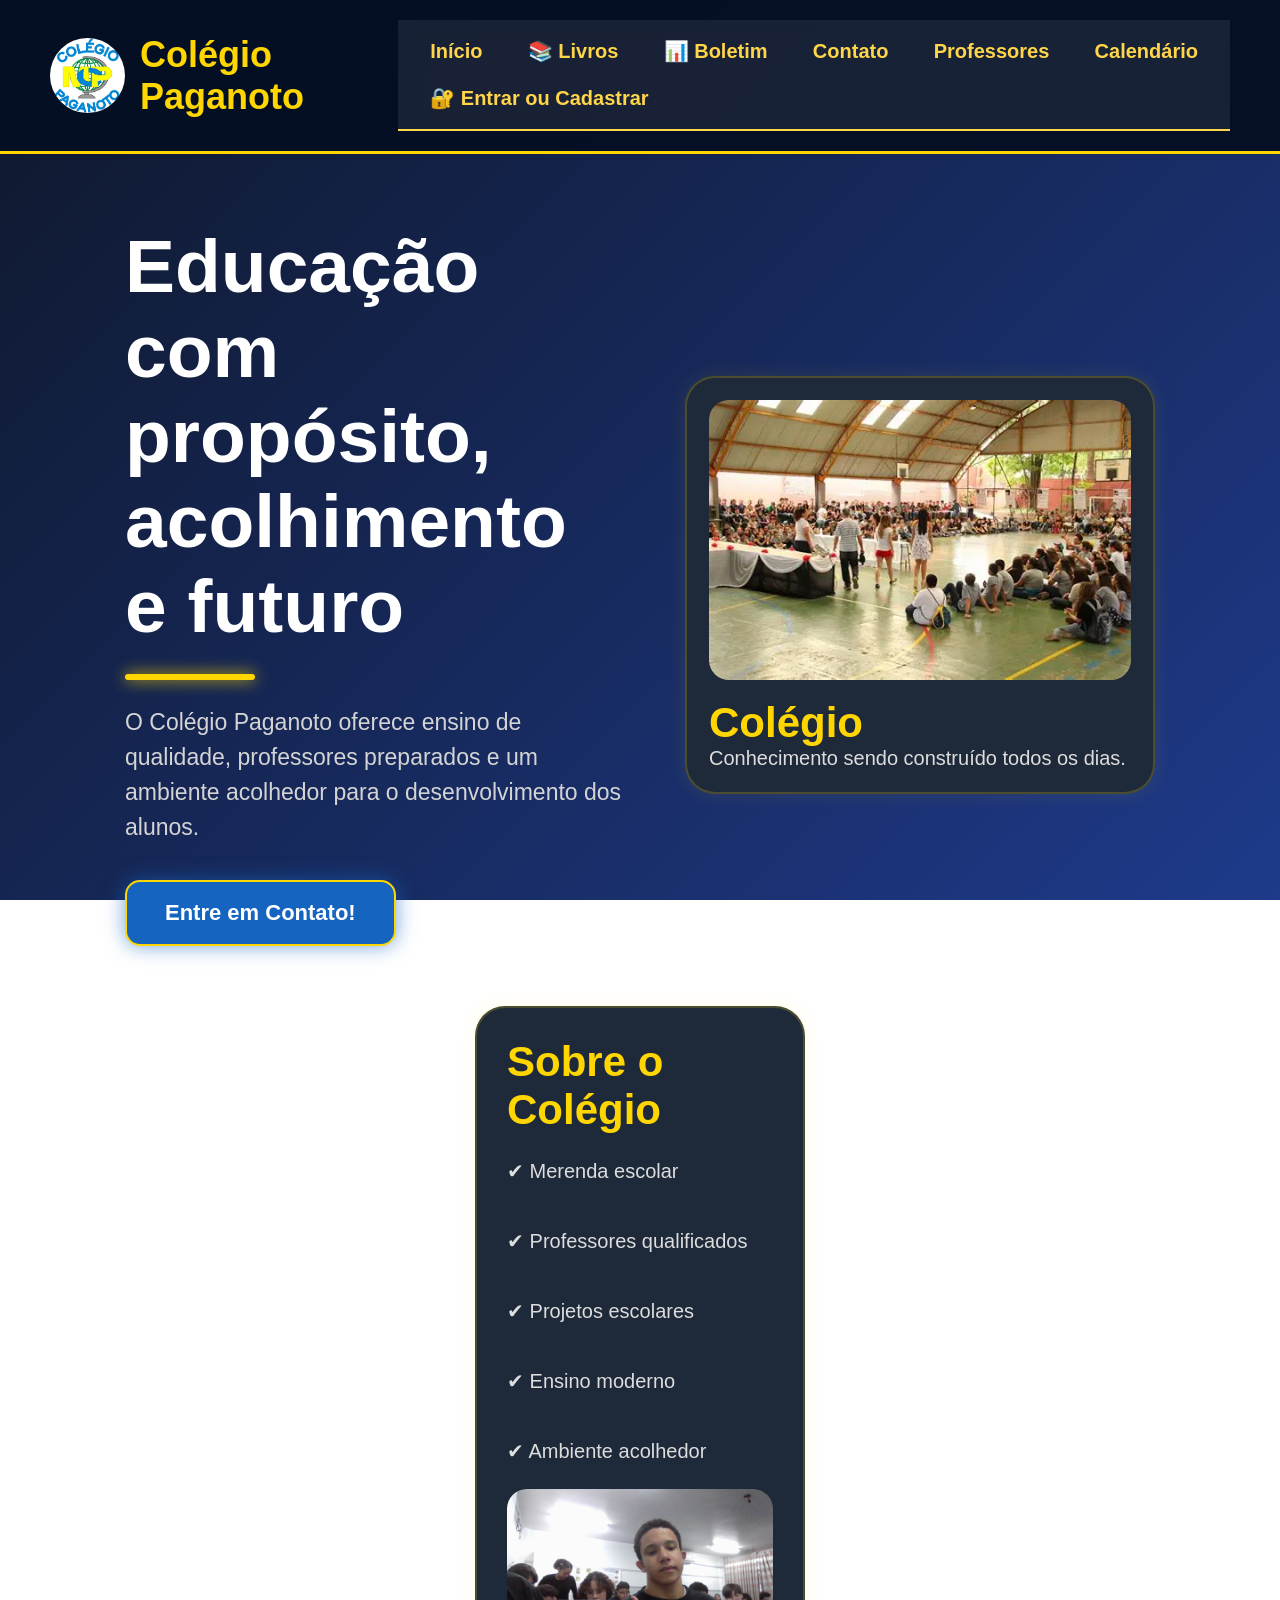
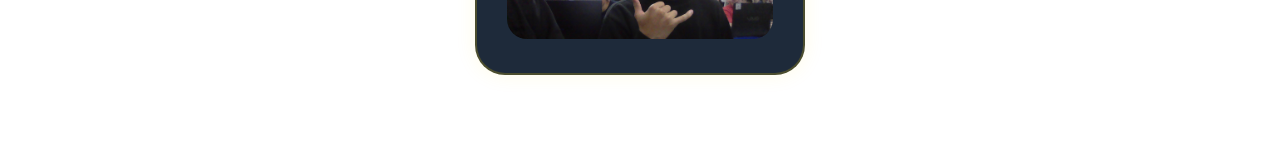
<file: index.html>
<!DOCTYPE html>
<html lang="pt-BR">
<head>
  <meta charset="UTF-8">
  <meta name="viewport" content="width=device-width, initial-scale=1.0">
  <title>Colégio Paganoto</title>

  <link rel="stylesheet" href="style.css">

  <style>
    /* ===== JANELA DE LOGIN (modal) ===== */
    .overlay {
      display: none;
      position: fixed;
      inset: 0;
      background: rgba(0, 0, 0, 0.6);
      backdrop-filter: blur(3px);
      z-index: 9998;
    }

    .login-box {
      display: none;
      position: fixed;
      top: 50%;
      left: 50%;
      transform: translate(-50%, -50%);
      width: min(340px, 90vw);
      background: #fff;
      color: #0f172a;
      padding: 26px;
      border-radius: 16px;
      z-index: 9999;
      box-shadow: 0 20px 60px rgba(0, 0, 0, 0.5);
      border-top: 6px solid #ffd600;
      animation: aparecer 0.25s ease;
    }
    .login-box h3 {
      margin-bottom: 16px;
      text-align: center;
      color: #1565c0;
      font-size: 22px;
    }

    /* abas Entrar / Cadastrar */
    .login-tabs {
      display: flex;
      gap: 8px;
      margin-bottom: 18px;
    }
    .login-tabs button {
      flex: 1;
      padding: 10px;
      border: none;
      border-radius: 10px;
      background: #e2e8f0;
      color: #334155;
      font-weight: bold;
      font-size: 14px;
      cursor: pointer;
      transition: background 0.2s, color 0.2s;
    }
    .login-tabs button.ativo {
      background: #1565c0;
      color: #fff;
    }

    .login-box .campo {
      display: flex;
      align-items: center;
      gap: 8px;
      border: 1px solid #cbd5e1;
      border-radius: 10px;
      padding: 10px 12px;
      margin-bottom: 12px;
      transition: border-color 0.2s;
    }
    .login-box .campo:focus-within { border-color: #1565c0; }
    .login-box .campo input {
      border: none;
      outline: none;
      width: 100%;
      font-size: 15px;
      background: transparent;
    }
    .login-box .btn-entrar,
    .login-box .btn-fechar {
      width: 100%;
      padding: 12px;
      border: none;
      border-radius: 10px;
      font-weight: bold;
      font-size: 15px;
      cursor: pointer;
      transition: opacity 0.2s;
    }
    .login-box .btn-entrar { background: #1565c0; color: #fff; margin-top: 4px; }
    .login-box .btn-fechar { background: #e2e8f0; color: #334155; margin-top: 10px; }
    .login-box .btn-entrar:hover,
    .login-box .btn-fechar:hover { opacity: 0.85; }
    .login-box .dica {
      margin-top: 14px;
      font-size: 12px;
      color: #64748b;
      text-align: center;
      line-height: 1.6;
    }

    @keyframes aparecer {
      from { opacity: 0; transform: translate(-50%, -46%); }
      to   { opacity: 1; transform: translate(-50%, -50%); }
    }
  </style>
</head>

<body>

<!-- 🔝 TOPO -->
<header class="topo">
  <div class="logo-area">
    <img src="img/logo.png" alt="Logo do Colégio">
    <span>Colégio Paganoto</span>
  </div>

  <nav>
    <a href="index.html">Início</a>
    <a href="perfil.html" id="linkPerfil" style="display:none;">👤 Perfil</a>
    <a href="livros.html">📚 Livros</a>
    <a href="boletim.html">📊 Boletim</a>
    <a href="contato.html">Contato</a>
    <a href="professores.html">Professores</a>
    <a href="calendario.html">Calendário</a>
    <a href="#" onclick="abrirLogin()" id="botaoLogin">🔐 Entrar ou Cadastrar</a>
    <a href="#" onclick="logout()" id="botaoSair" style="display:none;">🚪 Sair</a>
  </nav>
</header>

<!-- 🧠 CONTEÚDO PRINCIPAL -->
<main class="main">

  <section class="main-texto">
    <h1>Educação com propósito, acolhimento e futuro</h1>
    <div class="linha"></div>
    <p>
      O Colégio Paganoto oferece ensino de qualidade, professores
      preparados e um ambiente acolhedor para o desenvolvimento dos alunos.
    </p>
    <a class="botao" href="contato.html">Entre em Contato!</a>
  </section>

  <section class="main-imagem">
    <div class="apresentacao">
      <img src="img/escola.jpg" alt="Imagem do Colégio">
      <h2>Colégio</h2>
      <p>Conhecimento sendo construído todos os dias.</p>
    </div>
  </section>

  <section class="conteudo">
    <div class="texto">
      <h2>Sobre o Colégio</h2>
      <p>
        ✔ Merenda escolar<br><br>
        ✔ Professores qualificados<br><br>
        ✔ Projetos escolares<br><br>
        ✔ Ensino moderno<br><br>
        ✔ Ambiente acolhedor
      </p>
      <img src="img/aluno.jpg" alt="Aluno feliz indo para a sala">
    </div>
  </section>

</main>

<!-- 🔐 LOGIN / CADASTRO -->
<div id="overlay" class="overlay" onclick="fecharLogin()"></div>

<div id="loginBox" class="login-box" role="dialog" aria-modal="true" aria-labelledby="loginTitulo">
  <h3 id="loginTitulo">🔐 Entrar ou Cadastrar</h3>

  <div class="login-tabs">
    <button type="button" id="tabEntrar" class="ativo" onclick="mostrarAba('entrar')">Entrar</button>
    <button type="button" id="tabCadastrar" onclick="mostrarAba('cadastrar')">Cadastrar</button>
  </div>

  <!-- FORM ENTRAR -->
  <form id="formEntrar" onsubmit="fazerLogin(event)">
    <div class="campo">
      <span aria-hidden="true">👤</span>
      <input type="text" placeholder="Usuário" autocomplete="username" required>
    </div>
    <div class="campo">
      <span aria-hidden="true">🔒</span>
      <input type="password" placeholder="Senha" autocomplete="current-password" required>
    </div>

    <button type="submit" class="btn-entrar">Entrar</button>
  </form>

  <!-- FORM CADASTRAR -->
  <form id="formCadastrar" style="display:none;" onsubmit="fazerCadastro(event)">
    <div class="campo">
      <span aria-hidden="true">👤</span>
      <input type="text" placeholder="Novo usuário" autocomplete="username" required>
    </div>
    <div class="campo">
      <span aria-hidden="true">🔒</span>
      <input type="password" placeholder="Senha" autocomplete="new-password" required>
    </div>
    <div class="campo">
      <span aria-hidden="true">✅</span>
      <input type="password" placeholder="Confirmar senha" autocomplete="new-password" required>
    </div>

    <button type="submit" class="btn-entrar">Cadastrar</button>
  </form>

  <button type="button" class="btn-fechar" onclick="fecharLogin()">Fechar</button>
</div>

<!-- ⚙️ SCRIPT UNIFICADO -->
<script>
"use strict";

let usuarioLogado = null;
let tipoUsuario = null;

// 🔓 abrir login
function abrirLogin() {
  document.getElementById("loginBox").style.display = "block";
  document.getElementById("overlay").style.display = "block";
  mostrarAba("entrar");
  const primeiro = document.querySelector("#formEntrar input");
  if (primeiro) primeiro.focus();
}

// 🔒 fechar login
function fecharLogin() {
  document.getElementById("loginBox").style.display = "none";
  document.getElementById("overlay").style.display = "none";
}

// 🔁 alternar entre Entrar e Cadastrar
function mostrarAba(aba) {
  const ehEntrar = aba === "entrar";

  document.getElementById("formEntrar").style.display = ehEntrar ? "block" : "none";
  document.getElementById("formCadastrar").style.display = ehEntrar ? "none" : "block";

  document.getElementById("tabEntrar").classList.toggle("ativo", ehEntrar);
  document.getElementById("tabCadastrar").classList.toggle("ativo", !ehEntrar);

  document.getElementById("loginTitulo").textContent =
    ehEntrar ? "🔐 Entrar" : "📝 Cadastrar";
}

// 📇 usuários cadastrados (localStorage)
function lerCadastros() {
  try {
    return JSON.parse(localStorage.getItem("cadastros")) || {};
  } catch (e) {
    return {};
  }
}

// 🔐 login
function fazerLogin(event) {
  event.preventDefault();

  const u = event.target[0].value.trim();
  const s = event.target[1].value.trim();

  const cadastros = lerCadastros();

  if (u === "jhion" && s === "12345") {
    entrar("Admin", "admin");

  } else if (u === "professor" && s === "prof123") {
    entrar("Professor", "professor");

  } else if (u === "aluno" && s === "1234") {
    entrar("Aluno", "aluno");

  } else if (cadastros[u] && cadastros[u] === s) {
    entrar(u, "aluno");

  } else {
    alert("Usuário ou senha inválidos!");
  }
}

// 📝 cadastro
function fazerCadastro(event) {
  event.preventDefault();

  const u = event.target[0].value.trim();
  const s = event.target[1].value.trim();
  const c = event.target[2].value.trim();

  if (s !== c) {
    alert("As senhas não coincidem!");
    return;
  }

  const cadastros = lerCadastros();

  if (cadastros[u] || u === "jhion" || u === "aluno" || u === "professor") {
    alert("Este usuário já existe!");
    return;
  }

  cadastros[u] = s;
  localStorage.setItem("cadastros", JSON.stringify(cadastros));

  alert("Cadastro realizado com sucesso!");
  entrar(u, "aluno");
}

// ✅ efetiva o login
function entrar(nome, tipo) {
  usuarioLogado = nome;
  tipoUsuario = tipo;
  salvarSessao();
  atualizarMenu();
  window.location.href = "perfil.html";
}

// 💾 salvar sessão
function salvarSessao() {
  localStorage.setItem("usuario", usuarioLogado);
  localStorage.setItem("tipo", tipoUsuario);
  localStorage.setItem("loginTime", String(Date.now())); // horário do login (cronômetro do perfil)
}

// 🔄 atualizar menu
function atualizarMenu() {
  document.getElementById("botaoLogin").style.display = "none";

  const perfil = document.getElementById("linkPerfil");
  const sair = document.getElementById("botaoSair");

  if (perfil) perfil.style.display = "inline";
  if (sair) sair.style.display = "inline";
}

// 🚪 logout
function logout() {
  localStorage.removeItem("usuario");
  localStorage.removeItem("tipo");
  localStorage.removeItem("loginTime");
  location.reload();
}

// ⌨️ fecha o login com a tecla Esc
document.addEventListener("keydown", function (e) {
  if (e.key === "Escape") fecharLogin();
});

// 🔁 recuperar sessão
window.onload = function () {
  const user = localStorage.getItem("usuario");
  const tipo = localStorage.getItem("tipo");

  if (user && tipo) {
    usuarioLogado = user;
    tipoUsuario = tipo;
    atualizarMenu();
  }
};
</script>

</body>
</html>
</file>
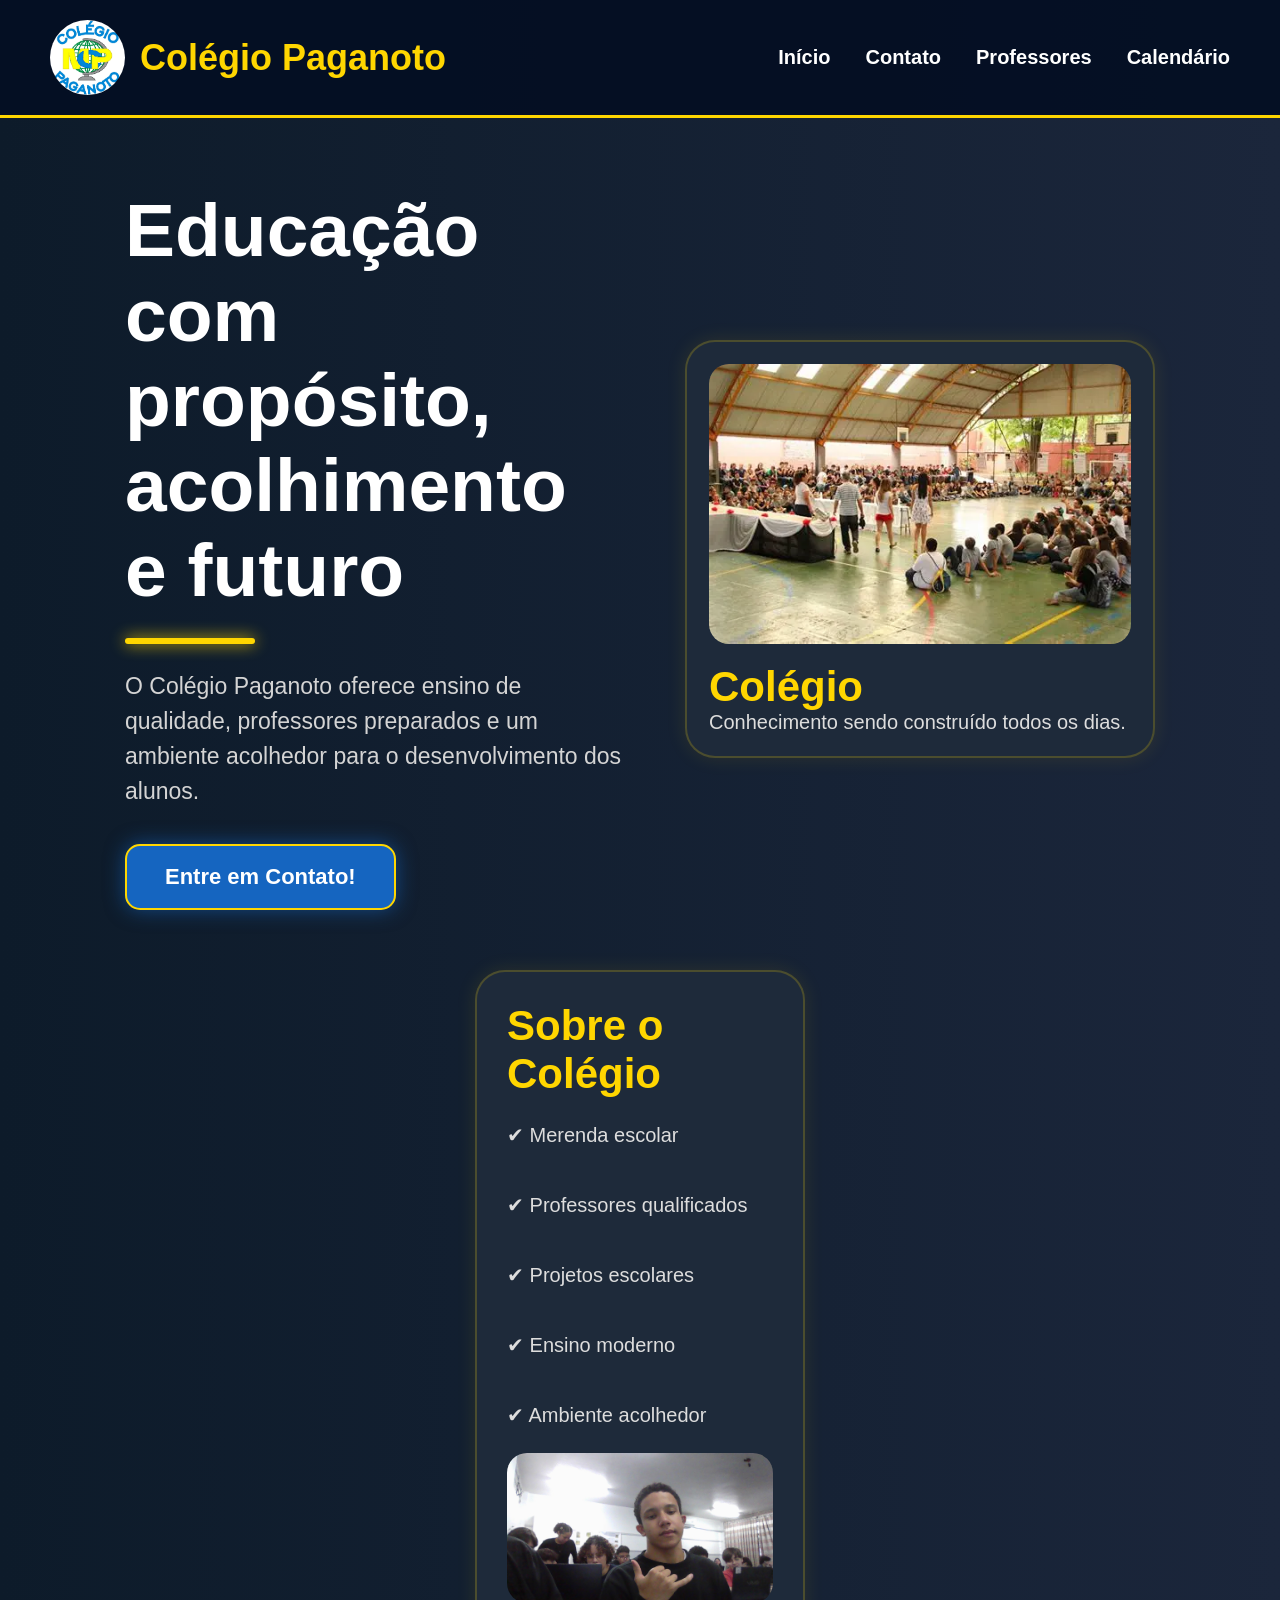
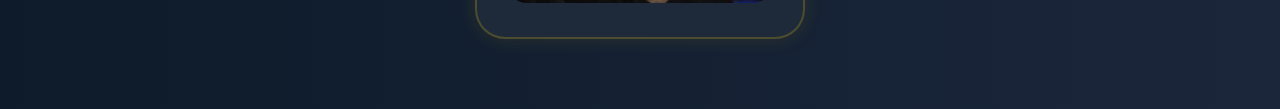
<file: img/index.html>
<!DOCTYPE html>
<html lang="pt-BR">

<head>
    <meta charset="UTF-8">
    <meta name="viewport" content="width=device-width, initial-scale=1.0">
    <title>Colégio Paganoto</title>

    <link rel="stylesheet" href="style.css">
</head>

<body>

    <!-- TOPO -->

    <header class="topo">

        <div class="logo-area">

            <img src="logo.png" alt="Logo do Colégio">

            <span>Colégio Paganoto</span>

        </div>

        <nav>

            <a href="index.html">Início</a>

            <a href="contato.html">Contato</a>

            <a href="professores.html">Professores</a>

            <a href="calendario.html">Calendário</a>

        </nav>

    </header>

    <!-- MAIN -->

    <main class="main">

        <!-- TEXTO -->

        <section class="main-texto">

            <h1>
                Educação com propósito,
                acolhimento e futuro
            </h1>

            <div class="linha"></div>

            <p>
                O Colégio Paganoto oferece ensino de qualidade,
                professores preparados e um ambiente acolhedor
                para o desenvolvimento dos alunos.
            </p>

            <a class="botao" href="contato.html">
                Entre em Contato!
            </a>

        </section>

        <!-- IMAGEM -->

        <section class="main-imagem">

            <div class="apresentacao">

                <img src="escola.jpg" alt="Imagem do Colégio">

                <h2>Colégio</h2>

                <p>
                    Conhecimento sendo construído todos os dias.
                </p>

            </div>

        </section>

        <!-- SOBRE -->

        <section class="conteudo">

            <div class="texto">

                <h2>Sobre o Colégio</h2>

                <p>
                    ✔ Merenda escolar
                    <br><br>

                    ✔ Professores qualificados
                    <br><br>

                    ✔ Projetos escolares
                    <br><br>

                    ✔ Ensino moderno
                    <br><br>

                    ✔ Ambiente acolhedor
                </p>

                <img src="aluno.jpg" alt="Aluno feliz indo para a sala">

            </div>

        </section>

    </main>

</body>

</html>
</file>
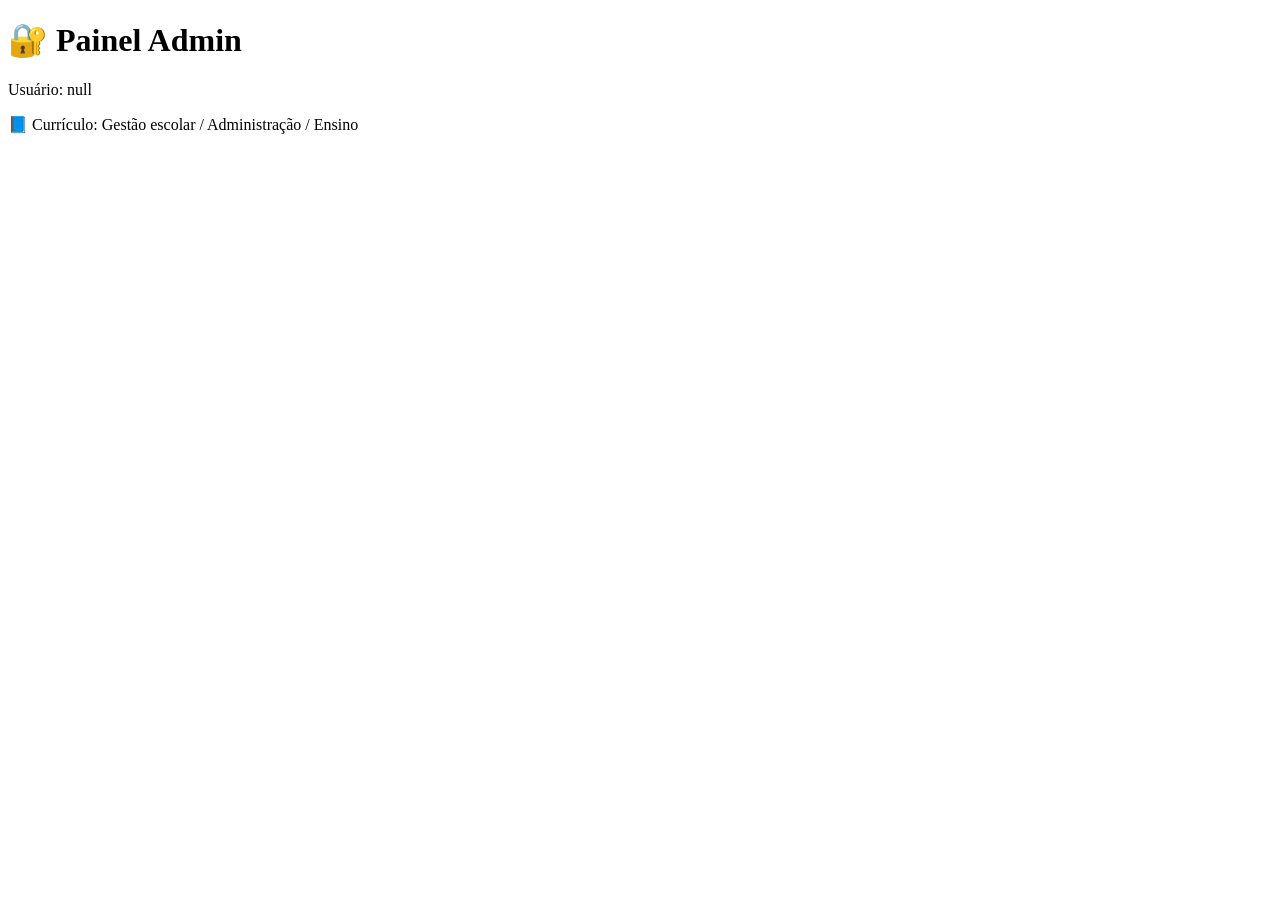
<file: ADMIN.HTML>
<!DOCTYPE html>
<html lang="pt-BR">

<head>
<meta charset="UTF-8">
<title>Admin</title>
</head>

<body>

<h1>🔐 Painel Admin</h1>

<p id="nome"></p>
<p id="tempo"></p>
<p>📘 Currículo: Gestão escolar / Administração / Ensino</p>

<script>

let inicio = localStorage.getItem("inicio");
let usuario = localStorage.getItem("usuario");

document.getElementById("nome").innerText = "Usuário: " + usuario;

setInterval(()=>{
let tempo = Math.floor((Date.now() - inicio)/1000);
document.getElementById("tempo").innerText = "Tempo logado: " + tempo + "s";
},1000);

</script>

</body>
</html>
</file>
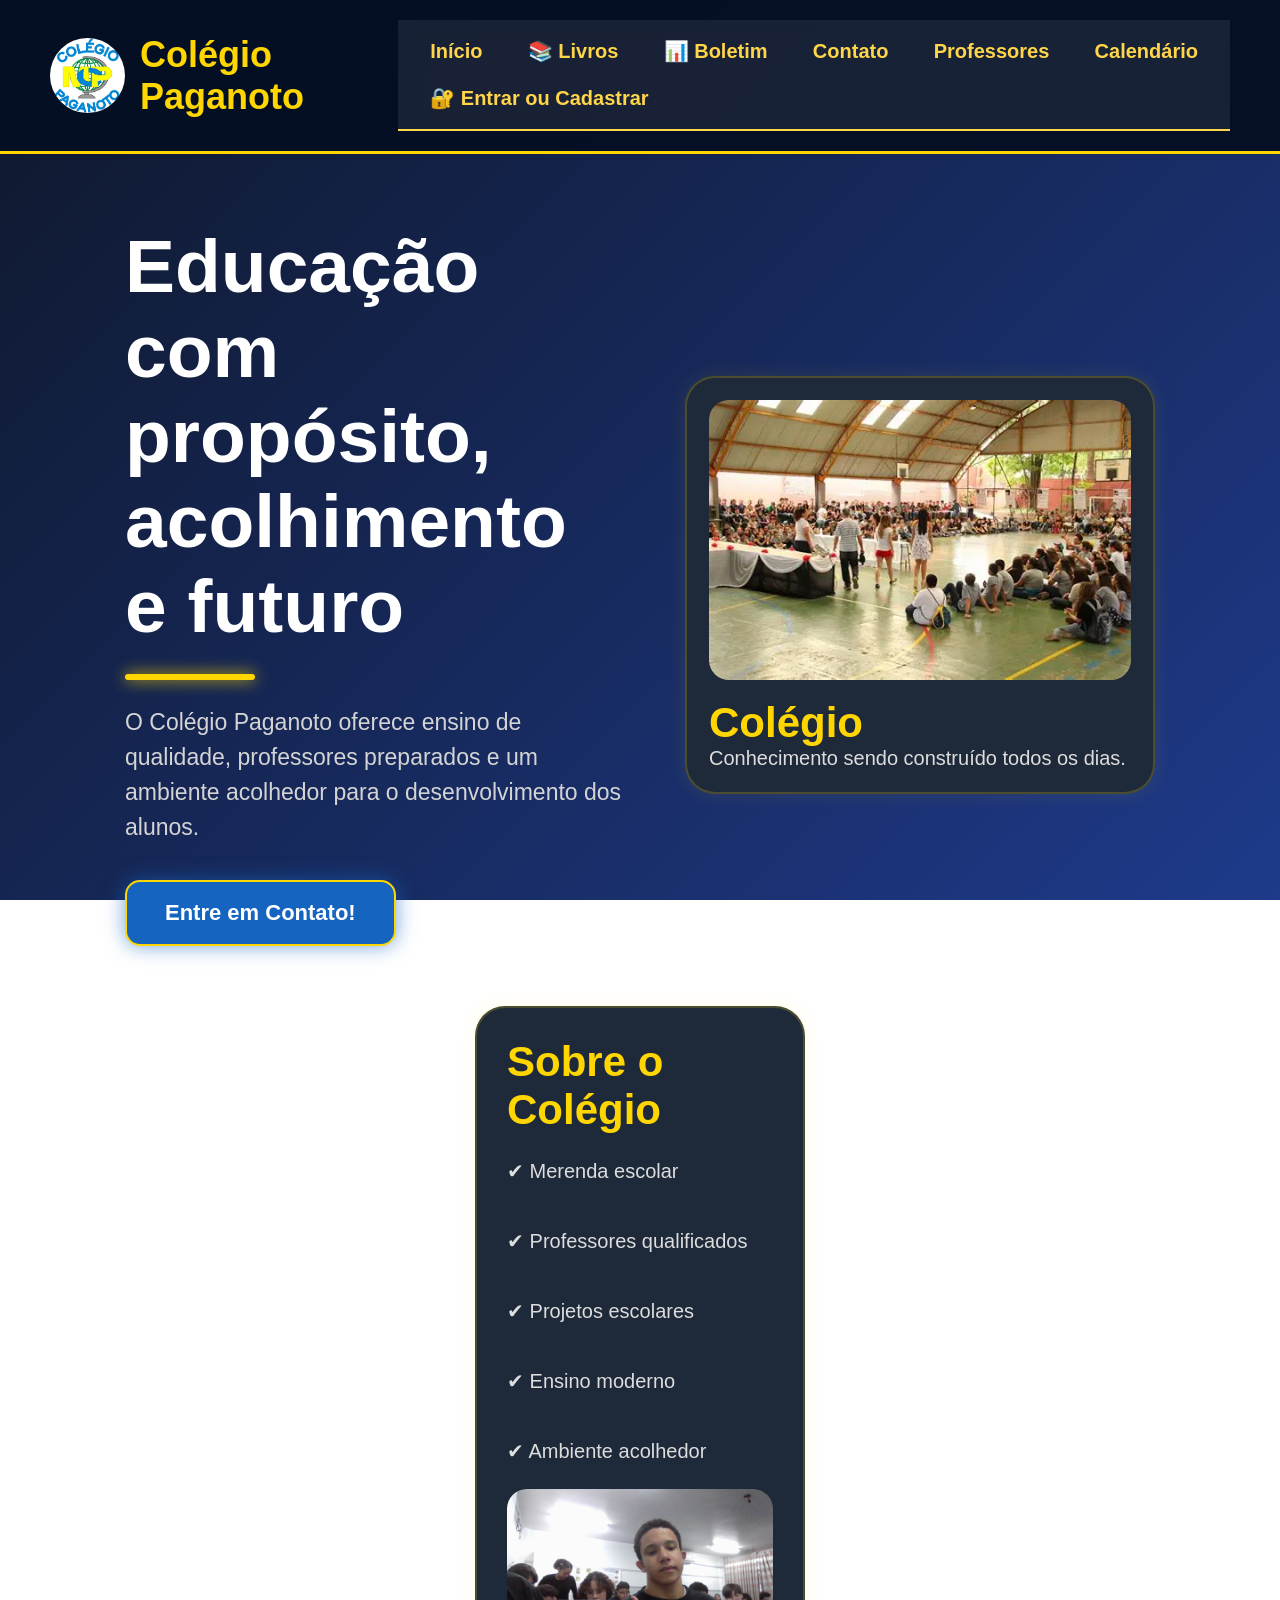
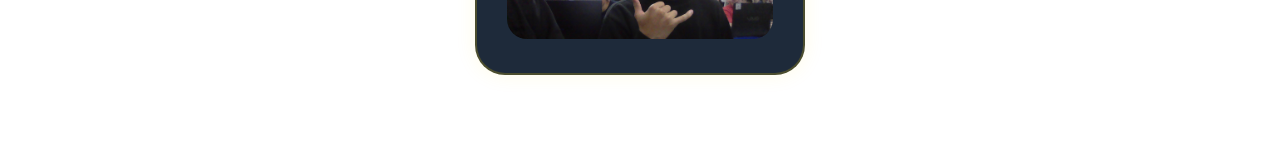
<file: boletim.html>
<!DOCTYPE html>
<html lang="pt-BR">
<head>
  <meta charset="UTF-8">
  <meta name="viewport" content="width=device-width, initial-scale=1.0">
  <title>Boletim - Colégio Paganoto</title>

  <link rel="stylesheet" href="style.css">

  <style>
    :root {
      --dourado: #ffd600;
      --azul: #1565c0;
      --azul2: #42a5f5;
      --escuro: #0f172a;
      --medio: #1e3a8a;
      --vidro: rgba(255, 255, 255, 0.07);
      --verde: #4ade80;
      --vermelho: #f87171;
    }

    * { box-sizing: border-box; }

    body {
      margin: 0;
      font-family: Arial, Helvetica, sans-serif;
      background: linear-gradient(135deg, var(--escuro), var(--medio));
      color: #e2e8f0;
      min-height: 100vh;
    }

    nav {
      display: flex;
      align-items: center;
      gap: 18px;
      padding: 15px 20px;
      background: rgba(0, 0, 0, 0.3);
      backdrop-filter: blur(10px);
      border-bottom: 2px solid var(--dourado);
    }
    nav a {
      color: var(--dourado);
      text-decoration: none;
      font-weight: bold;
    }
    nav a:hover { color: #fff; }
    nav .sair { margin-left: auto; }

    main {
      max-width: 760px;
      margin: 0 auto;
      padding: 30px 20px 50px;
    }
    h1 {
      color: var(--dourado);
      text-align: center;
      margin-bottom: 6px;
    }
    .subtitulo {
      text-align: center;
      color: #cbd5e1;
      font-size: 14px;
      margin-bottom: 26px;
    }

    .box {
      background: var(--vidro);
      border: 1px solid rgba(255, 214, 0, 0.35);
      border-radius: 16px;
      padding: 22px;
      margin-bottom: 22px;
      backdrop-filter: blur(8px);
    }
    .box h2 { color: var(--dourado); margin: 0 0 14px; font-size: 19px; }

    label { display: block; font-size: 13px; color: #cbd5e1; margin: 8px 0 4px; }
    select, input {
      width: 100%;
      padding: 10px;
      border-radius: 8px;
      border: none;
      font-size: 14px;
      color: #0f172a;
    }
    .linha-form {
      display: grid;
      grid-template-columns: 1fr 1fr auto;
      gap: 10px;
      align-items: end;
    }
    button {
      padding: 11px 18px;
      border: none;
      border-radius: 8px;
      background: var(--azul);
      color: #fff;
      font-weight: bold;
      cursor: pointer;
      transition: opacity 0.2s;
      white-space: nowrap;
    }
    button:hover { opacity: 0.85; }

    /* TABELA DE NOTAS */
    table {
      width: 100%;
      border-collapse: collapse;
      margin-top: 6px;
    }
    th, td {
      padding: 11px 10px;
      text-align: left;
      border-bottom: 1px solid rgba(255, 255, 255, 0.12);
    }
    th { color: var(--dourado); font-size: 13px; }
    td .nota { font-weight: bold; }
    td .nota.ok { color: var(--verde); }
    td .nota.baixa { color: var(--vermelho); }
    .acao-del {
      background: var(--vermelho);
      padding: 5px 10px;
      font-size: 12px;
    }

    .resumo {
      display: flex;
      justify-content: space-between;
      align-items: center;
      flex-wrap: wrap;
      gap: 10px;
      margin-top: 16px;
      padding: 14px 16px;
      border-radius: 12px;
      background: rgba(0, 0, 0, 0.25);
    }
    .resumo .media { font-size: 15px; }
    .resumo .media b { font-size: 22px; color: var(--dourado); }
    .situacao {
      font-weight: bold;
      padding: 6px 16px;
      border-radius: 20px;
      color: var(--escuro);
    }
    .situacao.aprovado { background: var(--verde); }
    .situacao.recuperacao { background: var(--vermelho); }

    .vazio { color: #94a3b8; text-align: center; padding: 16px; }
  </style>
</head>

<body>

<nav>
  <a href="index.html">🏠 Início</a>
  <a href="perfil.html">👤 Perfil</a>
  <a href="livros.html">📚 Livros</a>
  <a href="#" class="sair" onclick="logout()">🚪 Sair</a>
</nav>

<main>
  <h1>📊 Boletim Escolar</h1>
  <p class="subtitulo" id="subtitulo"></p>

  <!-- área do professor/admin -->
  <div class="box" id="areaGestor" style="display:none;">
    <h2>Lançar nota</h2>

    <label for="selAluno">Aluno</label>
    <select id="selAluno" onchange="mostrarBoletim()"></select>

    <div class="linha-form" style="margin-top:12px;">
      <div>
        <label for="selMateria">Matéria</label>
        <select id="selMateria"></select>
      </div>
      <div>
        <label for="inpNota">Nota (0 a 10)</label>
        <input id="inpNota" type="number" min="0" max="10" step="0.1" placeholder="Ex: 8.5">
      </div>
      <button onclick="lancarNota()">➕ Lançar</button>
    </div>
  </div>

  <!-- boletim exibido -->
  <div class="box">
    <h2 id="tituloBoletim">Notas</h2>
    <div id="conteudoBoletim"></div>
  </div>
</main>

<script>
"use strict";

const MATERIAS = [
  "Matemática", "Português", "História", "Geografia",
  "Ciências", "Inglês", "Educação Física", "Artes",
];
const MEDIA_APROVACAO = 6;

function escapar(t) {
  const d = document.createElement("div");
  d.textContent = t ?? "";
  return d.innerHTML;
}

function ehGestor() {
  const t = localStorage.getItem("tipo");
  return t === "admin" || t === "professor";
}

/* ===== DADOS ===== */
function getBoletim() {
  try { return JSON.parse(localStorage.getItem("boletim")) || {}; }
  catch { return {}; }
}
function setBoletim(obj) {
  localStorage.setItem("boletim", JSON.stringify(obj));
}
function lerCadastros() {
  try { return JSON.parse(localStorage.getItem("cadastros")) || {}; }
  catch { return {}; }
}

// lista de alunos conhecidos (cadastrados + padrão + quem já tem notas)
function listaAlunos() {
  const set = new Set();
  Object.keys(lerCadastros()).forEach((n) => set.add(n));
  set.add("Aluno");
  Object.keys(getBoletim()).forEach((n) => set.add(n));
  // não faz sentido lançar nota para admin/professor
  set.delete("Admin");
  set.delete("Professor");
  return [...set].sort((a, b) => a.localeCompare(b, "pt-BR"));
}

/* ===== AÇÕES DO GESTOR ===== */
function lancarNota() {
  if (!ehGestor()) return;

  const aluno = document.getElementById("selAluno").value;
  const materia = document.getElementById("selMateria").value;
  const nota = parseFloat(document.getElementById("inpNota").value);

  if (!aluno) { alert("Selecione um aluno."); return; }
  if (isNaN(nota) || nota < 0 || nota > 10) {
    alert("Digite uma nota válida (0 a 10).");
    return;
  }

  const bol = getBoletim();
  if (!bol[aluno]) bol[aluno] = {};
  bol[aluno][materia] = Math.round(nota * 10) / 10;
  setBoletim(bol);

  document.getElementById("inpNota").value = "";
  mostrarBoletim();
}

function removerNota(aluno, materia) {
  if (!ehGestor()) return;
  if (!confirm(`Remover a nota de ${materia}?`)) return;

  const bol = getBoletim();
  if (bol[aluno]) {
    delete bol[aluno][materia];
    if (Object.keys(bol[aluno]).length === 0) delete bol[aluno];
    setBoletim(bol);
  }
  mostrarBoletim();
}

/* ===== EXIBIÇÃO ===== */
function mostrarBoletim() {
  const gestor = ehGestor();
  const aluno = gestor
    ? document.getElementById("selAluno").value
    : localStorage.getItem("usuario");

  document.getElementById("tituloBoletim").textContent =
    gestor ? `Notas de ${aluno || "—"}` : "Minhas notas";

  const notas = getBoletim()[aluno] || {};
  const materias = Object.keys(notas);
  const alvo = document.getElementById("conteudoBoletim");

  if (materias.length === 0) {
    alvo.innerHTML = `<p class="vazio">Nenhuma nota lançada ainda.</p>`;
    return;
  }

  let soma = 0;
  const linhas = materias
    .sort((a, b) => a.localeCompare(b, "pt-BR"))
    .map((m) => {
      const nota = Number(notas[m]);
      soma += nota;
      const classe = nota >= MEDIA_APROVACAO ? "ok" : "baixa";
      const del = gestor
        ? `<td><button class="acao-del" onclick="removerNota('${escapar(aluno)}','${escapar(m)}')">Remover</button></td>`
        : "";
      return `
        <tr>
          <td>${escapar(m)}</td>
          <td><span class="nota ${classe}">${nota.toFixed(1)}</span></td>
          ${del}
        </tr>`;
    })
    .join("");

  const media = soma / materias.length;
  const aprovado = media >= MEDIA_APROVACAO;
  const cabecalhoDel = gestor ? "<th></th>" : "";

  alvo.innerHTML = `
    <table>
      <thead>
        <tr><th>Matéria</th><th>Nota</th>${cabecalhoDel}</tr>
      </thead>
      <tbody>${linhas}</tbody>
    </table>
    <div class="resumo">
      <div class="media">Média geral: <b>${media.toFixed(1)}</b></div>
      <span class="situacao ${aprovado ? "aprovado" : "recuperacao"}">
        ${aprovado ? "✅ Aprovado" : "⚠️ Recuperação"}
      </span>
    </div>
  `;
}

/* ===== LOGOUT ===== */
function logout() {
  if (!confirm("Deseja sair?")) return;
  localStorage.removeItem("usuario");
  localStorage.removeItem("tipo");
  localStorage.removeItem("loginTime");
  window.location.href = "index.html";
}

/* ===== INÍCIO ===== */
window.onload = function () {
  const user = localStorage.getItem("usuario");
  const tipo = localStorage.getItem("tipo");

  if (!user || !tipo) {
    window.location.href = "index.html";
    return;
  }

  const rotulo = { admin: "Administrador", professor: "Professor", aluno: "Aluno" }[tipo] || tipo;
  document.getElementById("subtitulo").textContent = `Conectado como ${user} (${rotulo})`;

  if (ehGestor()) {
    document.getElementById("areaGestor").style.display = "block";

    // preenche matérias
    document.getElementById("selMateria").innerHTML =
      MATERIAS.map((m) => `<option value="${m}">${m}</option>`).join("");

    // preenche alunos
    const alunos = listaAlunos();
    document.getElementById("selAluno").innerHTML = alunos.length
      ? alunos.map((a) => `<option value="${escapar(a)}">${escapar(a)}</option>`).join("")
      : `<option value="">(nenhum aluno)</option>`;
  }

  mostrarBoletim();
};
</script>

</body>
</html>
</file>
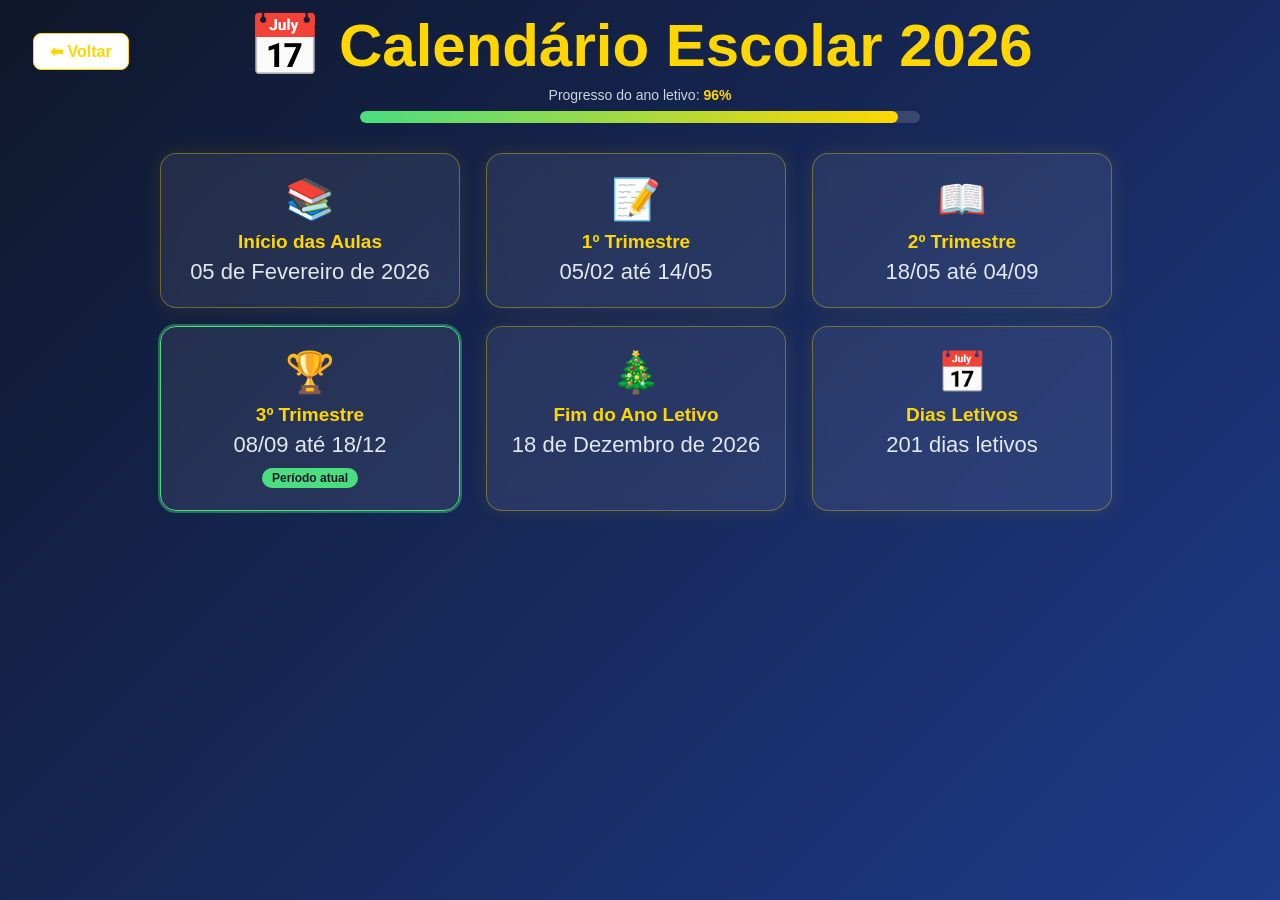
<file: calendario.html>
<!DOCTYPE html>
<html lang="pt-BR">

<head>
  <meta charset="UTF-8">
  <meta name="viewport" content="width=device-width, initial-scale=1.0">

  <title>Calendário Escolar 2026</title>

  <link rel="stylesheet" href="style.css">

  <style>
    :root {
      --dourado: #ffd600;
      --azul: #1565c0;
      --escuro: #0f172a;
      --medio: #1e3a8a;
      --vidro: rgba(255, 255, 255, 0.08);
      --verde: #4ade80;
    }

    * { box-sizing: border-box; }

    body {
      margin: 0;
      font-family: Arial, Helvetica, sans-serif;
      background: linear-gradient(135deg, var(--escuro), var(--medio));
      color: #e2e8f0;
      min-height: 100vh;
    }

    .voltar {
      display: inline-block;
      margin: 18px;
      padding: 8px 16px;
      color: var(--dourado);
      text-decoration: none;
      font-weight: bold;
      border: 1px solid var(--dourado);
      border-radius: 8px;
      transition: background 0.2s, color 0.2s;
    }
    .voltar:hover { background: var(--dourado); color: var(--escuro); }

    .pagina {
      max-width: 1000px;
      margin: 0 auto;
      padding: 10px 20px 50px;
    }
    .pagina h1 {
      color: var(--dourado);
      text-align: center;
      margin-bottom: 6px;
    }

    /* PROGRESSO DO ANO LETIVO */
    .ano-progresso {
      max-width: 560px;
      margin: 0 auto 30px;
      text-align: center;
    }
    .ano-progresso .rotulo {
      font-size: 14px;
      color: #cbd5e1;
      margin-bottom: 8px;
    }
    .ano-progresso .rotulo b { color: var(--dourado); }
    .barra-fundo {
      height: 12px;
      background: rgba(255, 255, 255, 0.15);
      border-radius: 8px;
      overflow: hidden;
    }
    .barra-cheia {
      height: 100%;
      width: 0%;
      background: linear-gradient(90deg, var(--verde), var(--dourado));
      border-radius: 8px;
      transition: width 0.6s ease;
    }

    /* CARDS */
    .cards {
      display: grid;
      grid-template-columns: repeat(3, 1fr);
      gap: 18px;
    }
    .card-calendario {
      background: var(--vidro);
      border: 1px solid rgba(255, 214, 0, 0.35);
      border-radius: 16px;
      padding: 22px 18px;
      text-align: center;
      backdrop-filter: blur(8px);
      transition: transform 0.2s, box-shadow 0.2s, border-color 0.2s;
    }
    .card-calendario:hover {
      transform: translateY(-4px);
      box-shadow: 0 12px 30px rgba(0, 0, 0, 0.35);
    }
    .card-calendario .icone { font-size: 40px; margin-bottom: 8px; }
    .card-calendario h2 { color: var(--dourado); font-size: 19px; margin: 0 0 6px; }
    .card-calendario p { color: #e2e8f0; margin: 0; }

    /* CARD DO PERÍODO ATUAL */
    .card-calendario.atual {
      border-color: var(--verde);
      box-shadow: 0 0 0 2px rgba(74, 222, 128, 0.4);
    }
    .tag-atual {
      display: inline-block;
      margin-top: 10px;
      font-size: 12px;
      font-weight: bold;
      color: var(--escuro);
      background: var(--verde);
      padding: 3px 10px;
      border-radius: 20px;
    }

    @media (max-width: 760px) { .cards { grid-template-columns: repeat(2, 1fr); } }
    @media (max-width: 480px) { .cards { grid-template-columns: 1fr; } }
  </style>
</head>

<body>

  <a href="index.html" class="voltar">⬅ Voltar</a>

  <section class="pagina">

    <h1>📅 Calendário Escolar 2026</h1>

    <div class="ano-progresso">
      <div class="rotulo" id="rotuloProgresso">Ano letivo</div>
      <div class="barra-fundo">
        <div class="barra-cheia" id="barraAno"></div>
      </div>
    </div>

    <div class="cards" id="cards"></div>

  </section>

  <script>
    "use strict";

    // início e fim opcionais (Date) marcam o período; usados p/ destacar o atual
    const EVENTOS = [
      { icone: "📚", titulo: "Início das Aulas", texto: "05 de Fevereiro de 2026" },
      { icone: "📝", titulo: "1º Trimestre", texto: "05/02 até 14/05", inicio: "2026-02-05", fim: "2026-05-14" },
      { icone: "📖", titulo: "2º Trimestre", texto: "18/05 até 04/09", inicio: "2026-05-18", fim: "2026-09-04" },
      { icone: "🏆", titulo: "3º Trimestre", texto: "08/09 até 18/12", inicio: "2026-09-08", fim: "2026-12-18" },
      { icone: "🎄", titulo: "Fim do Ano Letivo", texto: "18 de Dezembro de 2026" },
      { icone: "📅", titulo: "Dias Letivos", texto: "201 dias letivos" },
    ];

    const INICIO_ANO = new Date("2026-02-05");
    const FIM_ANO = new Date("2026-12-18");

    function periodoAtual(hoje) {
      return EVENTOS.some((e) => {
        if (!e.inicio || !e.fim) return false;
        return hoje >= new Date(e.inicio) && hoje <= new Date(e.fim) && (e._atual = true);
      });
    }

    function render() {
      const hoje = new Date();
      periodoAtual(hoje);

      document.getElementById("cards").innerHTML = EVENTOS.map((e) => {
        const atual = e._atual ? " atual" : "";
        const tag = e._atual ? `<div class="tag-atual">Período atual</div>` : "";
        return `
          <div class="card-calendario${atual}">
            <div class="icone">${e.icone}</div>
            <h2>${e.titulo}</h2>
            <p>${e.texto}</p>
            ${tag}
          </div>`;
      }).join("");

      // barra de progresso do ano letivo
      let pct = 0;
      if (hoje >= FIM_ANO) pct = 100;
      else if (hoje > INICIO_ANO) {
        pct = Math.round(((hoje - INICIO_ANO) / (FIM_ANO - INICIO_ANO)) * 100);
      }
      document.getElementById("barraAno").style.width = pct + "%";
      document.getElementById("rotuloProgresso").innerHTML =
        `Progresso do ano letivo: <b>${pct}%</b>`;
    }

    window.onload = render;
  </script>

</body>
</html>
</file>
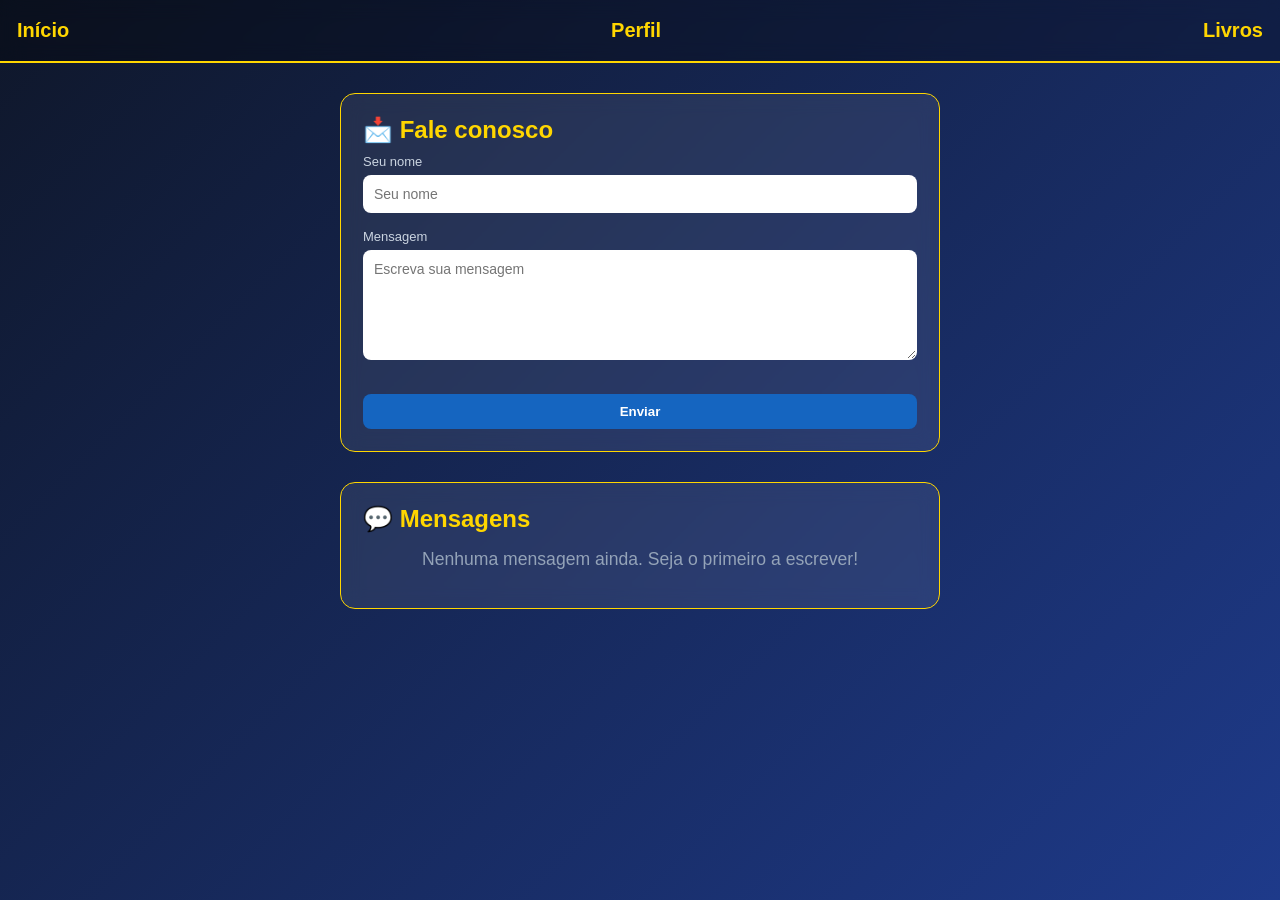
<file: contato.html>
<!DOCTYPE html>
<html lang="pt-BR">

<head>
  <meta charset="UTF-8">
  <meta name="viewport" content="width=device-width, initial-scale=1.0">
  <title>Contato - Colégio Paganoto</title>

  <link rel="stylesheet" href="style.css">

  <style>
    :root {
      --dourado: #ffd600;
      --azul: #1565c0;
      --escuro: #0f172a;
      --medio: #1e3a8a;
      --vidro: rgba(255, 255, 255, 0.08);
      --vermelho: #ef4444;
    }

    * { box-sizing: border-box; }

    body {
      margin: 0;
      font-family: Arial, Helvetica, sans-serif;
      background: linear-gradient(135deg, var(--escuro), var(--medio));
      color: #e2e8f0;
      min-height: 100vh;
    }

    /* BARRA IGUAL TELA INICIAL */
    nav {
      display: flex;
      gap: 15px;
      padding: 15px;
      background: rgba(0, 0, 0, 0.3);
      backdrop-filter: blur(10px);
      border-bottom: 2px solid var(--dourado);
    }
    nav a {
      color: var(--dourado);
      text-decoration: none;
      font-weight: bold;
    }
    nav a:hover { color: #fff; }

    /* BOX CONTATO */
    .box {
      max-width: 600px;
      margin: 30px auto;
      background: var(--vidro);
      padding: 22px;
      border-radius: 15px;
      backdrop-filter: blur(10px);
      border: 1px solid var(--dourado);
    }
    .box h2 { color: var(--dourado); margin-top: 0; }

    label {
      display: block;
      font-size: 13px;
      color: #cbd5e1;
      margin-top: 10px;
    }
    input, textarea {
      width: 100%;
      padding: 10px;
      margin: 6px 0;
      border-radius: 8px;
      border: 1px solid transparent;
      font-size: 14px;
      font-family: inherit;
      color: #0f172a;
    }
    input:focus, textarea:focus {
      outline: none;
      border-color: var(--azul);
    }
    textarea { min-height: 110px; resize: vertical; }

    button {
      padding: 10px 16px;
      background: var(--azul);
      color: #fff;
      border: none;
      border-radius: 8px;
      cursor: pointer;
      font-weight: bold;
      transition: opacity 0.2s;
    }
    button:hover { opacity: 0.85; }

    /* AVISO DE VALIDAÇÃO */
    .aviso {
      min-height: 18px;
      font-size: 13px;
      margin: 6px 0 0;
    }
    .aviso.erro { color: #fca5a5; }
    .aviso.ok { color: #86efac; }

    .contador {
      font-size: 13px;
      color: #cbd5e1;
      font-weight: normal;
    }

    /* MENSAGENS */
    .msg {
      background: rgba(255, 255, 255, 0.1);
      padding: 12px 40px 12px 12px;
      margin: 10px 0;
      border-radius: 10px;
      color: #e2e8f0;
      position: relative;
      line-height: 1.5;
      word-break: break-word;
    }
    .msg .autor { color: var(--dourado); }
    .msg small { color: #94a3b8; }

    .vazio {
      color: #94a3b8;
      text-align: center;
      padding: 16px;
    }

    .del {
      position: absolute;
      right: 10px;
      top: 10px;
      width: 26px;
      height: 26px;
      padding: 0;
      background: var(--vermelho);
      color: #fff;
      border: none;
      border-radius: 6px;
      cursor: pointer;
      font-weight: bold;
    }
  </style>

</head>

<body>

<!-- NAV -->
<nav>
  <a href="index.html">Início</a>
  <a href="perfil.html">Perfil</a>
  <a href="livros.html">Livros</a>
</nav>

<!-- FORM -->
<div class="box">
  <h2>📩 Fale conosco</h2>

  <label for="nome">Seu nome</label>
  <input id="nome" placeholder="Seu nome" maxlength="60" autocomplete="name">

  <label for="msg">Mensagem</label>
  <textarea id="msg" placeholder="Escreva sua mensagem" maxlength="500"></textarea>

  <p id="aviso" class="aviso" role="status" aria-live="polite"></p>

  <button onclick="enviar()">Enviar</button>
</div>

<!-- LISTA -->
<div class="box">
  <h2>💬 Mensagens <span id="contador" class="contador"></span></h2>
  <div id="lista"></div>
</div>

<script>
"use strict";

/* ===== ARMAZENAMENTO ===== */
function getMsgs() {
  try {
    return JSON.parse(localStorage.getItem("msgs")) || [];
  } catch {
    return [];
  }
}

function saveMsgs(d) {
  localStorage.setItem("msgs", JSON.stringify(d));
}

/* ===== UTILITÁRIO ===== */
// evita que o texto quebre o HTML / injeção de código (segurança)
function escapar(t) {
  const d = document.createElement("div");
  d.textContent = t ?? "";
  return d.innerHTML;
}

function mostrarAviso(texto, tipo) {
  const el = document.getElementById("aviso");
  el.textContent = texto;
  el.className = "aviso " + (tipo || "");
}

/* ===== ENVIAR ===== */
function enviar() {
  const nome = document.getElementById("nome").value.trim();
  const msg = document.getElementById("msg").value.trim();

  if (!nome || !msg) {
    mostrarAviso("Preencha o nome e a mensagem.", "erro");
    return;
  }

  const dados = getMsgs();
  dados.push({
    nome,
    msg,
    data: new Date().toLocaleString("pt-BR"),
  });
  saveMsgs(dados);

  document.getElementById("nome").value = "";
  document.getElementById("msg").value = "";
  mostrarAviso("Mensagem enviada! ✅", "ok");

  render();
}

/* ===== REMOVER (admin) ===== */
function remover(i) {
  const tipo = localStorage.getItem("tipo");
  if (tipo !== "admin") {
    alert("Só admin pode apagar!");
    return;
  }

  if (!confirm("Apagar esta mensagem?")) return;

  const dados = getMsgs();
  dados.splice(i, 1);
  saveMsgs(dados);
  render();
}

/* ===== RENDER ===== */
function render() {
  const dados = getMsgs();
  const tipo = localStorage.getItem("tipo");

  document.getElementById("contador").textContent =
    dados.length ? `(${dados.length})` : "";

  if (dados.length === 0) {
    document.getElementById("lista").innerHTML =
      `<p class="vazio">Nenhuma mensagem ainda. Seja o primeiro a escrever!</p>`;
    return;
  }

  let html = "";

  // mais recentes primeiro
  dados.forEach((m, i) => {
    const botaoDel = tipo === "admin"
      ? `<button class="del" title="Apagar" onclick="remover(${i})">X</button>`
      : "";

    html =
      `
      <div class="msg">
        ${botaoDel}
        <b class="autor">${escapar(m.nome)}</b><br>
        ${escapar(m.msg)}<br>
        <small>${escapar(m.data)}</small>
      </div>
    ` + html;
  });

  document.getElementById("lista").innerHTML = html;
}

window.onload = render;
</script>

</body>
</html>
</file>
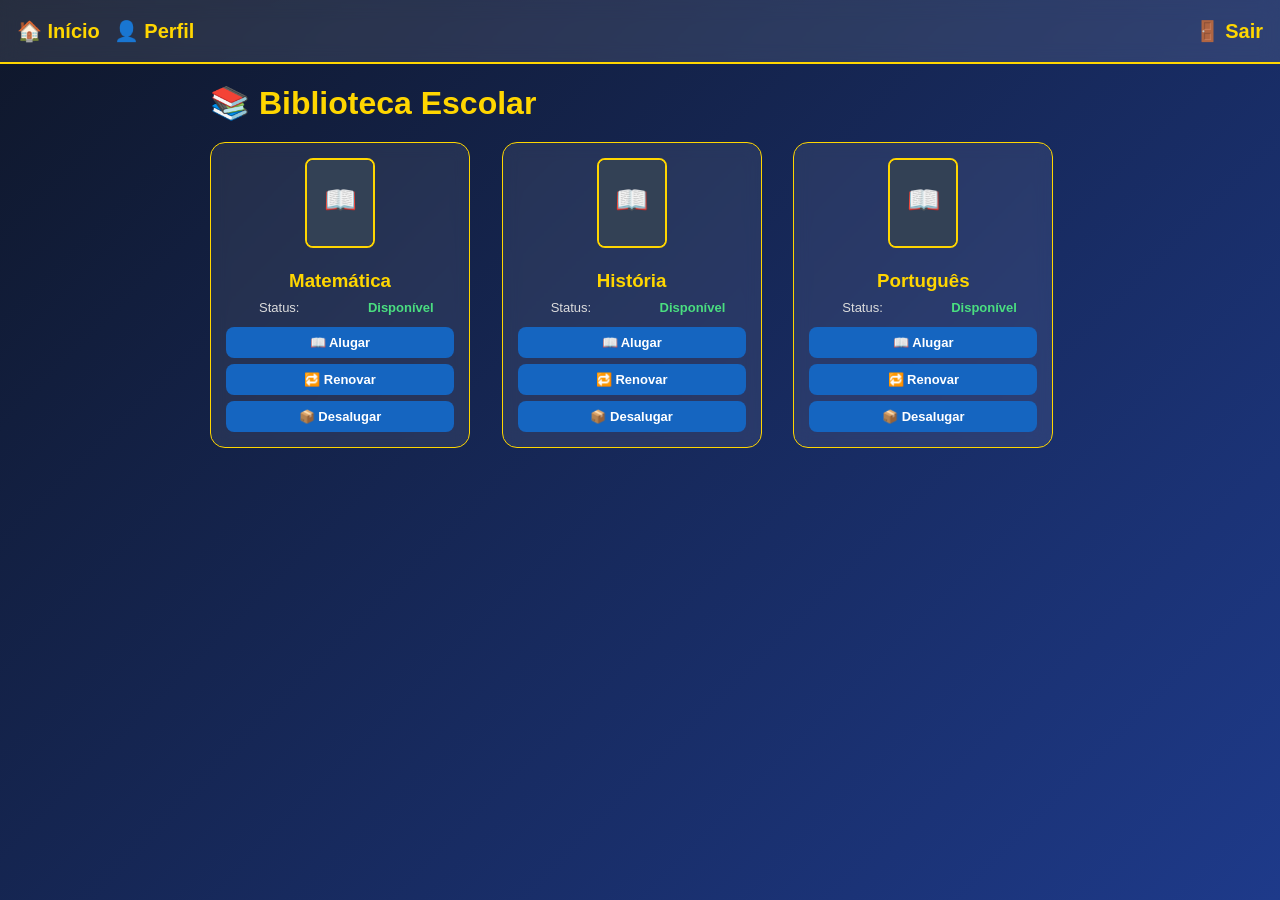
<file: livros.html>
<!DOCTYPE html>
<html lang="pt-BR">
<head>
  <meta charset="UTF-8">
  <meta name="viewport" content="width=device-width, initial-scale=1.0">
  <title>Biblioteca Escolar</title>

  <link rel="stylesheet" href="style.css">

  <style>
    :root {
      --dourado: #ffd600;
      --azul: #1565c0;
      --escuro: #0f172a;
      --medio: #1e3a8a;
      --vidro: rgba(255, 255, 255, 0.08);
      --verde: #4ade80;
      --vermelho: #ff6b6b;
    }

    * {
      margin: 0;
      padding: 0;
      box-sizing: border-box;
      font-family: Arial, Helvetica, sans-serif;
    }

    body {
      background: linear-gradient(135deg, var(--escuro), var(--medio));
      color: #fff;
      min-height: 100vh;
    }

    /* NAV */
    nav {
      display: flex;
      align-items: center;
      gap: 10px;
      padding: 15px;
      background: rgba(255, 255, 255, 0.1);
      backdrop-filter: blur(10px);
      border-bottom: 2px solid var(--dourado);
    }
    nav a {
      color: var(--dourado);
      text-decoration: none;
      font-weight: bold;
    }
    nav a:hover { color: #fff; }
    nav .direita {
      margin-left: auto;
      display: flex;
      gap: 10px;
      align-items: center;
    }
    nav .direita button {
      background: transparent;
      border: 1px solid var(--dourado);
      color: var(--dourado);
    }

    main {
      padding: 20px;
      max-width: 900px;
      margin: 0 auto;
    }
    h1 { color: var(--dourado); margin-bottom: 20px; }

    /* ADMIN */
    .adminBox {
      display: flex;
      gap: 10px;
      flex-wrap: wrap;
      align-items: center;
      background: var(--vidro);
      border: 1px solid rgba(255, 214, 0, 0.3);
      border-radius: 12px;
      margin: 10px 0 20px;
      padding: 15px;
    }
    input {
      padding: 10px;
      border-radius: 8px;
      border: none;
      font-size: 14px;
      flex: 1;
      min-width: 160px;
    }

    /* LISTA EM GRADE: 3 livros por linha */
    #lista {
      display: grid;
      grid-template-columns: repeat(3, 1fr);
      gap: 15px;
      margin-top: 10px;
    }

    /* LIVRO */
    .livro {
      display: flex;
      flex-direction: column;
      gap: 10px;
      align-items: center;
      text-align: center;
      background: var(--vidro);
      border: 1px solid var(--dourado);
      border-radius: 15px;
      padding: 15px;
      backdrop-filter: blur(8px);
    }
    .livro img {
      width: 70px;
      height: 90px;
      border-radius: 8px;
      object-fit: cover;
      border: 2px solid var(--dourado);
      background: rgba(0, 0, 0, 0.3);
    }
    .livro .dados { width: 100%; }
    h3 { color: var(--dourado); margin-bottom: 4px; }
    .info { font-size: 13px; color: #ddd; line-height: 1.6; }
    .livre { color: var(--verde); font-weight: bold; }
    .alugado { color: var(--vermelho); font-weight: bold; }
    .acoes { display: flex; flex-direction: column; gap: 6px; margin-top: 8px; }

    /* LEITOR + PROGRESSO DE LEITURA */
    .leitor { font-size: 13px; color: #fff; margin-top: 6px; }
    .leitor b { color: var(--dourado); }
    .barra-fundo {
      width: 100%;
      height: 10px;
      background: rgba(255, 255, 255, 0.15);
      border-radius: 6px;
      overflow: hidden;
      margin-top: 6px;
    }
    .barra-cheia {
      height: 100%;
      width: 0%;
      background: var(--verde);
      transition: width 0.2s ease;
    }
    .pct { font-size: 12px; color: var(--dourado); font-weight: bold; margin-top: 4px; }
    .range-prog {
      -webkit-appearance: none;
      appearance: none;
      width: 100%;
      min-width: 0;
      flex: none;
      height: 6px;
      padding: 0;
      margin-top: 8px;
      border-radius: 6px;
      background: rgba(255, 255, 255, 0.25);
      cursor: pointer;
    }
    .range-prog::-webkit-slider-thumb {
      -webkit-appearance: none;
      appearance: none;
      width: 16px;
      height: 16px;
      border-radius: 50%;
      background: var(--dourado);
      border: none;
      cursor: pointer;
    }
    .range-prog::-moz-range-thumb {
      width: 16px;
      height: 16px;
      border-radius: 50%;
      background: var(--dourado);
      border: none;
      cursor: pointer;
    }

    button {
      padding: 8px 12px;
      border: none;
      border-radius: 8px;
      cursor: pointer;
      font-weight: bold;
      font-size: 13px;
      background: var(--azul);
      color: #fff;
      transition: opacity 0.2s;
    }
    button:hover { opacity: 0.85; }
    .btn-add { background: #22c55e; }
    .btn-remover { background: transparent; border: 1px solid var(--vermelho); color: var(--vermelho); }

    /* 2 por linha em telas médias, 1 por linha no celular */
    @media (max-width: 700px) {
      #lista { grid-template-columns: repeat(2, 1fr); }
    }
    @media (max-width: 450px) {
      #lista { grid-template-columns: 1fr; }
    }
  </style>
</head>

<body>

<!-- NAV -->
<nav>
  <a href="index.html">🏠 Início</a>
  <a href="perfil.html">👤 Perfil</a>
  <div class="direita">
    <a href="#" onclick="logout()">🚪 Sair</a>
  </div>
</nav>

<main>
  <h1>📚 Biblioteca Escolar</h1>

  <!-- ADMIN -->
  <div id="adminArea" class="adminBox" style="display:none;">
    <input id="nome" placeholder="Nome do livro">
    <input id="img" placeholder="URL da imagem (opcional)">
    <button class="btn-add" onclick="addLivro()">➕ Adicionar</button>
  </div>

  <!-- LISTA -->
  <div id="lista"></div>
</main>

<script>
"use strict";

/* ===== CONFIGURAÇÃO ===== */
const SENHA_ADMIN = "1234";                      // troque pela senha que quiser
const MS_EMPRESTIMO = 7 * 24 * 60 * 60 * 1000;  // 7 dias

/* Capa usada quando o livro não tem imagem ou a URL falha */
const CAPA_PADRAO =
  "data:image/svg+xml,%3Csvg xmlns='http://www.w3.org/2000/svg' width='70' height='90'%3E%3Crect width='100%25' height='100%25' fill='%23334155'/%3E%3Ctext x='50%25' y='50%25' fill='%23ffd600' font-size='28' text-anchor='middle' dominant-baseline='middle'%3E📖%3C/text%3E%3C/svg%3E";

/* ===== ARMAZENAMENTO ===== */
function getLivros() {
  try {
    return JSON.parse(localStorage.getItem("livros")) || [];
  } catch {
    return [];
  }
}

function setLivros(d) {
  localStorage.setItem("livros", JSON.stringify(d));
}

/* ===== UTILITÁRIO ===== */
// evita que nomes/URLs quebrem o HTML (segurança)
function escapar(t) {
  const d = document.createElement("div");
  d.textContent = t ?? "";
  return d.innerHTML;
}

/* ===== DADOS INICIAIS ===== */
function init() {
  let livros = getLivros();

  if (livros.length === 0) {
    livros = [
      { nome: "Matemática", img: "", status: "livre", inicio: null, fila: [], alugadoPor: null, progresso: 0 },
      { nome: "História",   img: "", status: "livre", inicio: null, fila: [], alugadoPor: null, progresso: 0 },
      { nome: "Português",  img: "", status: "livre", inicio: null, fila: [], alugadoPor: null, progresso: 0 },
    ];
    setLivros(livros);
  }
}

/* ===== ADICIONAR ===== */
function addLivro() {
  const nome = document.getElementById("nome").value.trim();
  const img = document.getElementById("img").value.trim();

  if (!nome) {
    alert("Digite o nome do livro.");
    return;
  }

  const livros = getLivros();
  livros.push({ nome, img, status: "livre", inicio: null, fila: [], alugadoPor: null, progresso: 0 });
  setLivros(livros);

  document.getElementById("nome").value = "";
  document.getElementById("img").value = "";
  render();
}

/* ===== ALUGAR ===== */
function alugar(i) {
  const livros = getLivros();
  const user = localStorage.getItem("usuario") || "Aluno";

  if (livros[i].status === "livre") {
    livros[i].status = "alugado";
    livros[i].inicio = Date.now();
    livros[i].alugadoPor = user;   // guarda o nome de quem alugou
    livros[i].progresso = 0;       // começa a leitura em 0%
  } else if (!livros[i].fila.includes(user)) {
    livros[i].fila.push(user);
  } else {
    alert("Você já está na fila deste livro.");
    return;
  }

  setLivros(livros);
  render();
}

/* ===== RENOVAR ===== */
function renovar(i) {
  const livros = getLivros();
  if (livros[i].status !== "alugado") return;

  livros[i].inicio = Date.now();
  setLivros(livros);
  render();
}

/* ===== PROGRESSO DE LEITURA ===== */
function setProgresso(i, valor) {
  const livros = getLivros();
  if (livros[i].status !== "alugado") return;

  const p = Math.max(0, Math.min(100, Number(valor) || 0));
  livros[i].progresso = p;
  setLivros(livros);

  // atualiza sem re-renderizar tudo (mantém o slider suave)
  const barra = document.getElementById("barra-" + i);
  const pct = document.getElementById("pct-" + i);
  if (barra) barra.style.width = p + "%";
  if (pct) pct.textContent = p + "% lido";
}

/* ===== DESALUGAR ===== */
function desalugar(i) {
  const livros = getLivros();
  const tipo = localStorage.getItem("tipo");

  // se houver fila (e não for o admin limpando), passa para o próximo
  if (livros[i].fila.length > 0 && tipo !== "admin") {
    livros[i].status = "alugado";
    livros[i].inicio = Date.now();
    livros[i].alugadoPor = livros[i].fila.shift(); // próximo da fila vira o leitor
    livros[i].progresso = 0;                        // nova leitura começa em 0%
  } else {
    livros[i].status = "livre";
    livros[i].inicio = null;
    livros[i].alugadoPor = null;
    livros[i].progresso = 0;
    if (tipo === "admin") livros[i].fila = [];
  }

  setLivros(livros);
  render();
}

/* ===== REMOVER (admin) ===== */
function remover(i) {
  const livros = getLivros();
  if (!confirm(`Remover "${livros[i].nome}" do acervo?`)) return;

  livros.splice(i, 1);
  setLivros(livros);
  render();
}

/* ===== TEMPO RESTANTE ===== */
function tempoRestante(ms) {
  if (!ms) return "";
  const restante = ms + MS_EMPRESTIMO - Date.now();
  const dias = Math.ceil(restante / (1000 * 60 * 60 * 24));
  return dias > 0 ? `${dias} dia(s) restante(s)` : "Vencido";
}

/* ===== RENDER ===== */
function render() {
  const livros = getLivros();
  const tipo = localStorage.getItem("tipo") || "aluno";
  let html = "";

  livros.forEach((l, i) => {
    const statusHtml = l.status === "livre"
      ? `<span class="livre">Disponível</span>`
      : `<span class="alugado">Alugado</span> — ${tempoRestante(l.inicio)}`;

    const filaHtml = l.fila.length ? `<br>Fila: ${l.fila.length} pessoa(s)` : "";

    // quando está alugado: mostra quem alugou e a porcentagem de leitura
    let leitorHtml = "";
    if (l.status === "alugado") {
      const p = Math.max(0, Math.min(100, Number(l.progresso) || 0));
      leitorHtml = `
        <div class="leitor">📖 Alugado por <b>${escapar(l.alugadoPor || "Aluno")}</b></div>
        <div class="barra-fundo"><div class="barra-cheia" id="barra-${i}" style="width:${p}%"></div></div>
        <div class="pct" id="pct-${i}">${p}% lido</div>
        <input type="range" class="range-prog" min="0" max="100" value="${p}"
               oninput="setProgresso(${i}, this.value)"
               aria-label="Progresso de leitura de ${escapar(l.nome)}">
      `;
    }

    // todos os botões aparecem sempre, sem precisar alugar primeiro
    let acoes = "";
    acoes += `<button onclick="alugar(${i})">📖 Alugar</button>`;
    acoes += `<button onclick="renovar(${i})">🔁 Renovar</button>`;
    acoes += `<button onclick="desalugar(${i})">📦 Desalugar</button>`;
    if (tipo === "admin") {
      acoes += `<button class="btn-remover" onclick="remover(${i})">🗑 Remover</button>`;
    }

    html += `
      <div class="livro">
        <img src="${l.img ? escapar(l.img) : CAPA_PADRAO}"
             alt="Capa de ${escapar(l.nome)}"
             onerror="this.src='${CAPA_PADRAO}'">
        <div class="dados">
          <h3>${escapar(l.nome)}</h3>
          <div class="info">Status: ${statusHtml}${filaHtml}</div>
          ${leitorHtml}
          <div class="acoes">${acoes}</div>
        </div>
      </div>
    `;
  });

  document.getElementById("lista").innerHTML =
    html || `<p style="color:#cbd5e1;text-align:center;padding:20px;">Nenhum livro no acervo.</p>`;
}

/* ===== ENTRAR / SAIR DO MODO ADMIN ===== */
function entrarAdmin() {
  if (localStorage.getItem("tipo") === "admin") {
    localStorage.setItem("tipo", "aluno");
    document.getElementById("adminArea").style.display = "none";
    render();
    return;
  }

  const senha = prompt("Senha do administrador:");
  if (senha === null) return;

  if (senha === SENHA_ADMIN) {
    localStorage.setItem("tipo", "admin");
    if (!localStorage.getItem("usuario")) localStorage.setItem("usuario", "Admin");
    localStorage.setItem("loginTime", String(Date.now())); // marca o horário de login
    document.getElementById("adminArea").style.display = "block";
    render();
  } else {
    alert("Senha incorreta.");
  }
}

/* ===== LOGOUT ===== */
function logout() {
  if (!confirm("Deseja sair?")) return;
  localStorage.clear();
  window.location.href = "index.html";
}

/* ===== INÍCIO ===== */
window.onload = function () {
  init();

  if (localStorage.getItem("tipo") === "admin") {
    document.getElementById("adminArea").style.display = "block";
  }

  render();
};
</script>

</body>
</html>
</file>
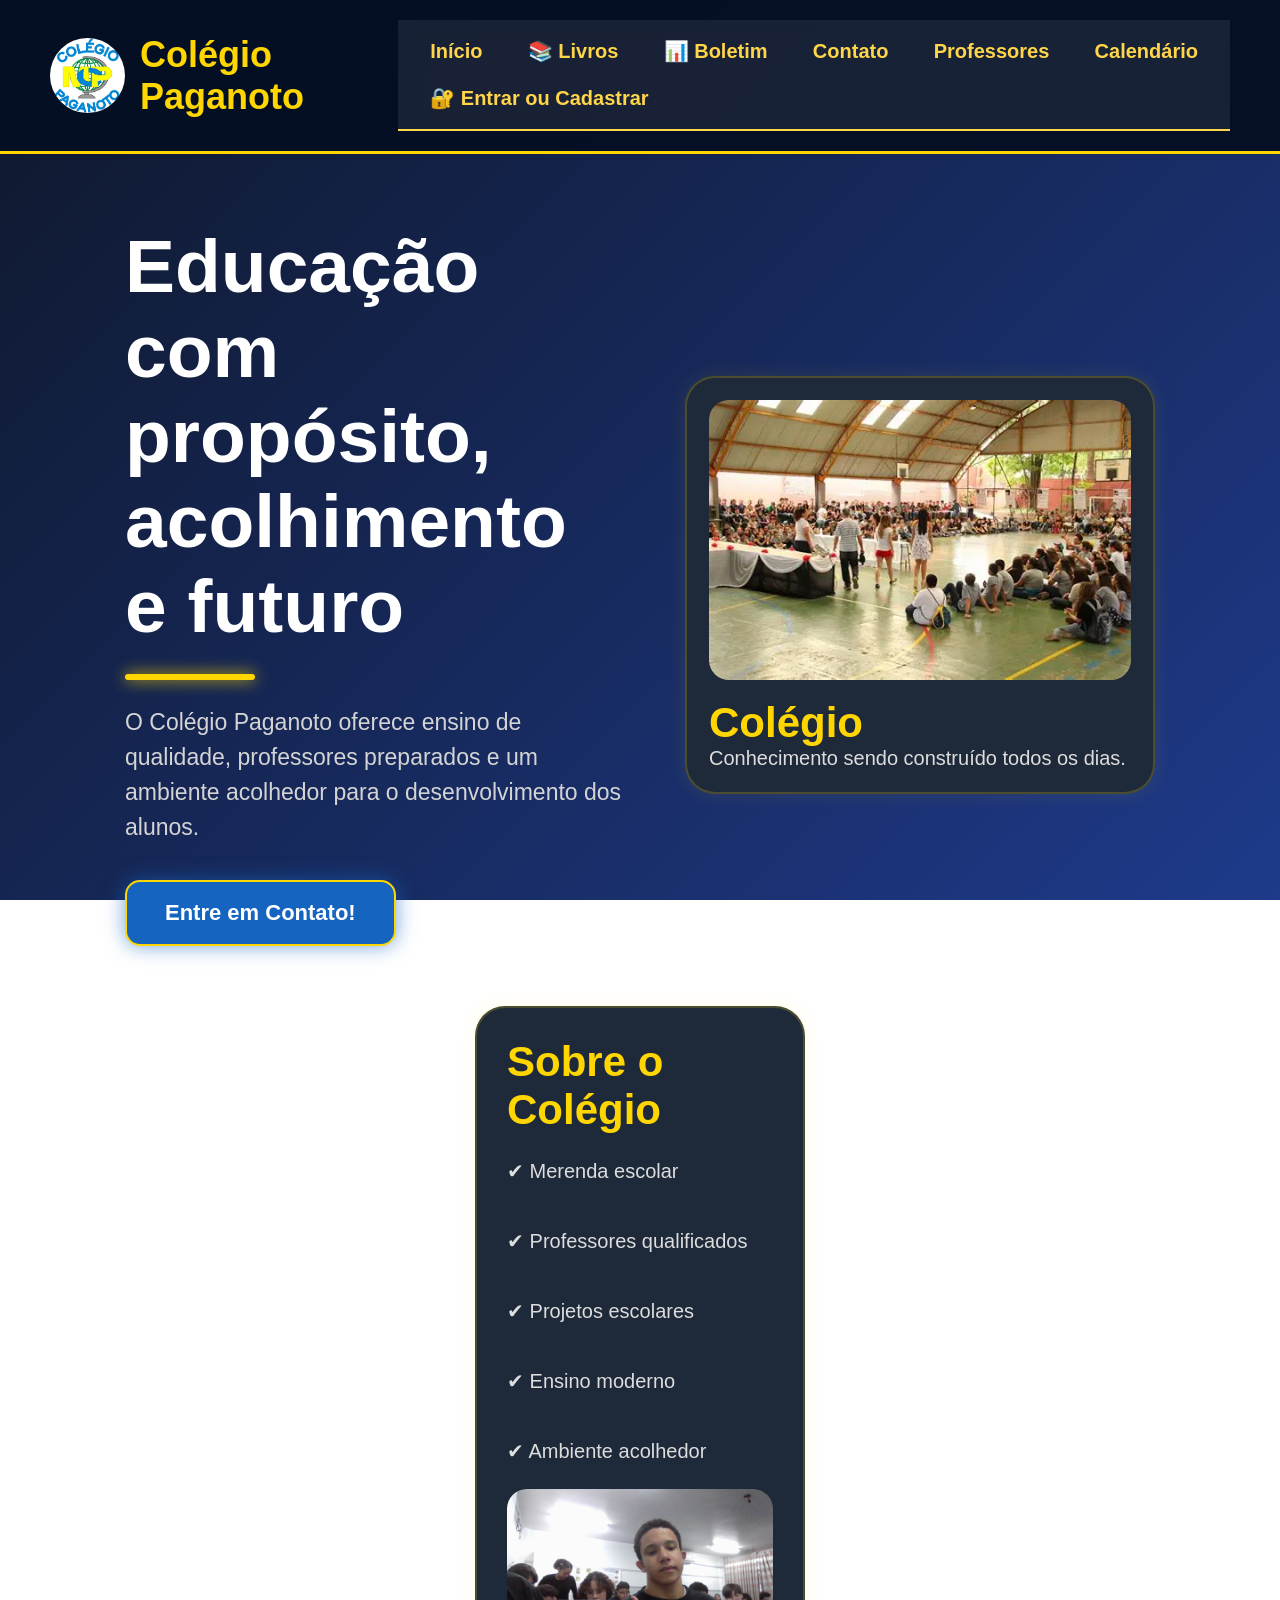
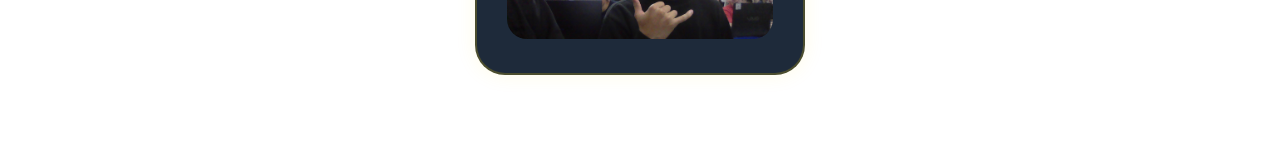
<file: perfil.html>
<!DOCTYPE html>
<html lang="pt-BR">
<head>
  <meta charset="UTF-8">
  <meta name="viewport" content="width=device-width, initial-scale=1.0">
  <title>Perfil</title>

  <link rel="stylesheet" href="style.css">

  <style>
    :root {
      --dourado: #ffd600;
      --dourado2: #ffb300;
      --azul: #1565c0;
      --azul2: #42a5f5;
      --escuro: #0f172a;
      --medio: #1e3a8a;
      --vidro: rgba(255, 255, 255, 0.07);
      --verde: #4ade80;
      --roxo: #7c3aed;
    }

    * {
      margin: 0;
      padding: 0;
      box-sizing: border-box;
      font-family: "Segoe UI", Arial, Helvetica, sans-serif;
    }

    body {
      background: linear-gradient(135deg, var(--escuro), var(--medio));
      color: #fff;
      min-height: 100vh;
      overflow-x: hidden;
    }

    /* brilhos decorativos no fundo */
    body::before,
    body::after {
      content: "";
      position: fixed;
      border-radius: 50%;
      filter: blur(90px);
      opacity: 0.35;
      z-index: 0;
    }
    body::before {
      width: 320px; height: 320px;
      background: var(--azul2);
      top: -80px; right: -60px;
    }
    body::after {
      width: 300px; height: 300px;
      background: var(--dourado);
      bottom: -100px; left: -80px;
      opacity: 0.2;
    }

    /* NAV */
    nav {
      position: relative;
      z-index: 2;
      display: flex;
      align-items: center;
      gap: 18px;
      padding: 15px 20px;
      background: rgba(255, 255, 255, 0.08);
      backdrop-filter: blur(12px);
      border-bottom: 2px solid var(--dourado);
    }
    nav a {
      color: var(--dourado);
      text-decoration: none;
      font-weight: bold;
      transition: 0.25s;
    }
    nav a:hover { color: #fff; transform: translateY(-1px); }
    nav .sair { margin-left: auto; }

    main {
      position: relative;
      z-index: 2;
      padding: 40px 20px;
      max-width: 520px;
      margin: 0 auto;
    }
    h1 {
      color: var(--dourado);
      margin-bottom: 28px;
      text-align: center;
      font-size: 28px;
      text-shadow: 0 0 18px rgba(255, 214, 0, 0.4);
    }

    /* CARTÃO DE PERFIL */
    .card {
      position: relative;
      background: var(--vidro);
      border: 1px solid rgba(255, 214, 0, 0.35);
      border-radius: 22px;
      padding: 34px 26px 28px;
      text-align: center;
      backdrop-filter: blur(10px);
      box-shadow: 0 10px 40px rgba(0, 0, 0, 0.35);
      overflow: hidden;
      animation: subir 0.6s ease both;
    }
    /* faixa colorida no topo do card */
    .card::before {
      content: "";
      position: absolute;
      top: 0; left: 0; right: 0;
      height: 90px;
      background: linear-gradient(120deg, var(--azul), var(--roxo));
      opacity: 0.55;
      z-index: 0;
    }

    /* AVATAR com anel giratório */
    .avatar-wrap {
      position: relative;
      width: 110px;
      height: 110px;
      margin: 0 auto 16px;
      z-index: 1;
    }
    .avatar-wrap::before {
      content: "";
      position: absolute;
      inset: -6px;
      border-radius: 50%;
      background: conic-gradient(var(--dourado), var(--azul2), var(--roxo), var(--dourado));
      animation: girar 6s linear infinite;
    }
    .avatar {
      position: absolute;
      inset: 0;
      border-radius: 50%;
      background: linear-gradient(135deg, var(--azul), var(--roxo));
      display: flex;
      align-items: center;
      justify-content: center;
      font-size: 46px;
      font-weight: bold;
      text-transform: uppercase;
      border: 4px solid var(--escuro);
      z-index: 1;
      text-shadow: 0 2px 6px rgba(0, 0, 0, 0.4);
      overflow: hidden;
    }
    .avatar img {
      width: 100%;
      height: 100%;
      object-fit: cover;
      border-radius: 50%;
    }

    .nome {
      position: relative;
      z-index: 1;
      font-size: 26px;
      color: #fff;
      margin-bottom: 10px;
    }

    .badge {
      position: relative;
      z-index: 1;
      display: inline-flex;
      align-items: center;
      gap: 6px;
      padding: 6px 16px;
      border-radius: 20px;
      font-size: 13px;
      font-weight: bold;
      background: rgba(255, 255, 255, 0.15);
    }
    .badge.admin {
      background: linear-gradient(135deg, var(--dourado), var(--dourado2));
      color: var(--escuro);
      box-shadow: 0 0 16px rgba(255, 214, 0, 0.5);
    }
    .badge.aluno {
      background: linear-gradient(135deg, var(--verde), #22c55e);
      color: var(--escuro);
    }

    /* STATS em cartões */
    .stats {
      display: grid;
      grid-template-columns: 1fr 1fr;
      gap: 12px;
      margin: 24px 0;
    }
    .stat {
      background: rgba(255, 255, 255, 0.06);
      border: 1px solid rgba(255, 255, 255, 0.1);
      border-radius: 14px;
      padding: 16px 10px;
      transition: 0.3s;
    }
    .stat:hover {
      transform: translateY(-4px);
      border-color: var(--dourado);
      box-shadow: 0 6px 20px rgba(255, 214, 0, 0.2);
    }
    .stat .num {
      font-size: 30px;
      font-weight: bold;
      color: var(--dourado);
      line-height: 1.1;
    }
    .stat .lbl {
      font-size: 12px;
      color: #cbd5e1;
      margin-top: 4px;
    }

    /* CRONÔMETRO DE SESSÃO */
    .cronometro {
      margin-top: 4px;
      padding: 16px;
      border-radius: 14px;
      background: rgba(0, 0, 0, 0.25);
      border: 1px solid rgba(255, 214, 0, 0.25);
    }
    .cronometro .lbl {
      font-size: 12px;
      color: #cbd5e1;
      margin-bottom: 6px;
    }
    .cronometro .tempo {
      font-family: "Courier New", monospace;
      font-size: 34px;
      font-weight: bold;
      letter-spacing: 2px;
      color: var(--dourado);
      text-shadow: 0 0 14px rgba(255, 214, 0, 0.5);
    }

    .btn {
      display: inline-block;
      margin-top: 16px;
      padding: 13px 26px;
      border-radius: 12px;
      text-decoration: none;
      font-weight: bold;
      color: #fff;
      background: linear-gradient(135deg, var(--azul), var(--azul2));
      border: 2px solid var(--dourado);
      cursor: pointer;
      font-size: 15px;
      transition: 0.3s;
      box-shadow: 0 4px 16px rgba(21, 101, 192, 0.5);
    }
    .btn:hover {
      transform: scale(1.06);
      background: linear-gradient(135deg, var(--dourado), var(--dourado2));
      color: var(--escuro);
    }

    /* ===== MODAL EDITAR PERFIL ===== */
    .overlay {
      display: none;
      position: fixed;
      inset: 0;
      background: rgba(0, 0, 0, 0.6);
      backdrop-filter: blur(4px);
      z-index: 50;
    }
    .modal {
      display: none;
      position: fixed;
      top: 50%; left: 50%;
      transform: translate(-50%, -50%);
      width: min(360px, 92vw);
      background: #0f172a;
      border: 1px solid rgba(255, 214, 0, 0.4);
      border-top: 6px solid var(--dourado);
      border-radius: 18px;
      padding: 26px;
      z-index: 60;
      box-shadow: 0 20px 60px rgba(0, 0, 0, 0.6);
      text-align: center;
    }
    .modal h3 { color: var(--dourado); margin-bottom: 18px; font-size: 20px; }

    .foto-preview {
      width: 96px;
      height: 96px;
      margin: 0 auto 14px;
      border-radius: 50%;
      border: 3px solid var(--dourado);
      background: linear-gradient(135deg, var(--azul), var(--roxo));
      display: flex;
      align-items: center;
      justify-content: center;
      font-size: 40px;
      font-weight: bold;
      text-transform: uppercase;
      overflow: hidden;
    }
    .foto-preview img { width: 100%; height: 100%; object-fit: cover; }

    .modal label {
      display: block;
      text-align: left;
      font-size: 13px;
      color: #cbd5e1;
      margin: 12px 0 4px;
    }
    .modal input[type="text"] {
      width: 100%;
      padding: 11px;
      border-radius: 10px;
      border: 1px solid #334155;
      background: #1e293b;
      color: #fff;
      font-size: 15px;
    }
    .modal input[type="text"]:focus { outline: none; border-color: var(--azul2); }

    .file-btn {
      display: inline-block;
      width: 100%;
      padding: 10px;
      border-radius: 10px;
      border: 1px dashed var(--dourado);
      color: var(--dourado);
      cursor: pointer;
      font-size: 13px;
      font-weight: bold;
      background: transparent;
    }
    .file-btn:hover { background: rgba(255, 214, 0, 0.08); }
    #fotoInput { display: none; }

    .modal-acoes { display: flex; gap: 10px; margin-top: 20px; }
    .modal-acoes button {
      flex: 1;
      padding: 12px;
      border: none;
      border-radius: 10px;
      font-weight: bold;
      font-size: 14px;
      cursor: pointer;
      transition: opacity 0.2s;
    }
    .btn-salvar { background: var(--verde); color: var(--escuro); }
    .btn-cancelar { background: #334155; color: #fff; }
    .btn-remover-foto {
      margin-top: 10px;
      background: transparent;
      border: none;
      color: #fca5a5;
      font-size: 12px;
      cursor: pointer;
      text-decoration: underline;
    }
    .modal-acoes button:hover { opacity: 0.85; }

    @keyframes subir {
      from { opacity: 0; transform: translateY(25px); }
      to   { opacity: 1; transform: translateY(0); }
    }
    @keyframes girar {
      to { transform: rotate(360deg); }
    }
    @media (prefers-reduced-motion: reduce) {
      *, .avatar-wrap::before, .card { animation: none !important; }
    }
  </style>
</head>

<body>

<nav>
  <a href="index.html">🏠 Início</a>
  <a href="livros.html">📚 Livros</a>
  <a href="#" class="sair" onclick="logout()">🚪 Sair</a>
</nav>

<main>
  <h1>👤 Perfil do Usuário</h1>
  <div id="box"></div>
</main>

<!-- MODAL EDITAR PERFIL -->
<div id="overlay" class="overlay" onclick="fecharEditar()"></div>
<div id="modal" class="modal" role="dialog" aria-modal="true" aria-labelledby="tituloEditar">
  <h3 id="tituloEditar">✏️ Editar perfil</h3>

  <div class="foto-preview" id="fotoPreview"></div>

  <label for="fotoInput">Foto de perfil</label>
  <label class="file-btn" for="fotoInput">📷 Escolher imagem</label>
  <input type="file" id="fotoInput" accept="image/*" onchange="previewFoto(this)">
  <button type="button" class="btn-remover-foto" onclick="removerFoto()">Remover foto</button>

  <label for="editNome">Nome</label>
  <input type="text" id="editNome" maxlength="40" placeholder="Seu nome">

  <div class="modal-acoes">
    <button type="button" class="btn-cancelar" onclick="fecharEditar()">Cancelar</button>
    <button type="button" class="btn-salvar" onclick="salvarPerfil()">Salvar</button>
  </div>
</div>

<script>
"use strict";

let fotoTemp = null; // foto escolhida no modal, ainda não salva

// evita que o nome quebre o HTML
function escapar(t) {
  const d = document.createElement("div");
  d.textContent = t ?? "";
  return d.innerHTML;
}

// conta quantos livros o usuário está usando (alugados ou na fila)
function contarLivros(user) {
  let livros;
  try { livros = JSON.parse(localStorage.getItem("livros")) || []; }
  catch { livros = []; }

  const alugados = livros.filter((l) => l.alugadoPor === user).length;
  const naFila = livros.filter((l) => Array.isArray(l.fila) && l.fila.includes(user)).length;
  return { alugados, naFila };
}

// desenha o avatar (foto ou inicial do nome)
function avatarHtml(user, foto) {
  return foto
    ? `<img src="${foto}" alt="Foto de ${escapar(user)}">`
    : escapar(user.charAt(0));
}

// monta o cartão de perfil
function renderPerfil() {
  const user = localStorage.getItem("usuario");
  const tipo = localStorage.getItem("tipo");
  const foto = localStorage.getItem("foto");

  const ehAdmin = tipo === "admin";
  const rotulo = ehAdmin ? "👑 Administrador" : "🎓 Aluno";
  const { alugados, naFila } = contarLivros(user);

  document.getElementById("box").innerHTML = `
    <div class="card">
      <div class="avatar-wrap">
        <div class="avatar">${avatarHtml(user, foto)}</div>
      </div>
      <div class="nome">${escapar(user)}</div>
      <span class="badge ${ehAdmin ? "admin" : "aluno"}">${rotulo}</span>

      <div class="stats">
        <div class="stat">
          <div class="num">${alugados}</div>
          <div class="lbl">📖 Livros alugados</div>
        </div>
        <div class="stat">
          <div class="num">${naFila}</div>
          <div class="lbl">⏳ Na fila de espera</div>
        </div>
      </div>

      <div class="cronometro">
        <div class="lbl">⏱️ Tempo conectado</div>
        <div class="tempo" id="cronometro">00:00:00</div>
      </div>

      <button class="btn" onclick="abrirEditar()">✏️ Editar perfil</button>
    </div>
  `;
}

/* ===== EDITAR NOME E FOTO ===== */
function abrirEditar() {
  const user = localStorage.getItem("usuario");
  const foto = localStorage.getItem("foto");

  fotoTemp = null;
  document.getElementById("editNome").value = user;
  document.getElementById("fotoInput").value = "";
  document.getElementById("fotoPreview").innerHTML = avatarHtml(user, foto);

  document.getElementById("overlay").style.display = "block";
  document.getElementById("modal").style.display = "block";
}

function fecharEditar() {
  document.getElementById("overlay").style.display = "none";
  document.getElementById("modal").style.display = "none";
}

// lê a imagem escolhida e mostra a prévia
function previewFoto(input) {
  const file = input.files[0];
  if (!file) return;

  if (!file.type.startsWith("image/")) {
    alert("Selecione um arquivo de imagem.");
    input.value = "";
    return;
  }
  if (file.size > 2 * 1024 * 1024) {
    alert("Imagem muito grande. Escolha uma de até 2MB.");
    input.value = "";
    return;
  }

  const reader = new FileReader();
  reader.onload = (e) => {
    fotoTemp = e.target.result;
    document.getElementById("fotoPreview").innerHTML = `<img src="${fotoTemp}" alt="Prévia">`;
  };
  reader.readAsDataURL(file);
}

// remove a foto (volta para a inicial do nome)
function removerFoto() {
  fotoTemp = "";
  const nome = document.getElementById("editNome").value.trim() || "?";
  document.getElementById("fotoPreview").innerHTML = escapar(nome.charAt(0));
}

// salva nome e foto
function salvarPerfil() {
  const novoNome = document.getElementById("editNome").value.trim();
  if (!novoNome) {
    alert("Digite um nome.");
    return;
  }

  const antigo = localStorage.getItem("usuario");

  // se o nome mudou, mantém o login funcionando renomeando o cadastro
  if (novoNome !== antigo) {
    try {
      const cad = JSON.parse(localStorage.getItem("cadastros")) || {};
      if (cad[antigo] !== undefined && cad[novoNome] === undefined) {
        cad[novoNome] = cad[antigo];
        delete cad[antigo];
        localStorage.setItem("cadastros", JSON.stringify(cad));
      }
    } catch {}
    localStorage.setItem("usuario", novoNome);
  }

  // fotoTemp === null → não mexeu; "" → removeu; string → nova foto
  if (fotoTemp === "") {
    localStorage.removeItem("foto");
  } else if (fotoTemp) {
    try {
      localStorage.setItem("foto", fotoTemp);
    } catch {
      alert("Não foi possível salvar a foto (muito grande).");
    }
  }

  fecharEditar();
  renderPerfil();
  iniciarCronometro();
}

/* ===== CRONÔMETRO DE SESSÃO ===== */
let cronometroTimer = null;

function formatarTempo(ms) {
  const total = Math.floor(ms / 1000);
  const h = String(Math.floor(total / 3600)).padStart(2, "0");
  const m = String(Math.floor((total % 3600) / 60)).padStart(2, "0");
  const s = String(total % 60).padStart(2, "0");
  return `${h}:${m}:${s}`;
}

function iniciarCronometro() {
  let loginTime = Number(localStorage.getItem("loginTime"));
  if (!loginTime) {
    loginTime = Date.now();
    localStorage.setItem("loginTime", String(loginTime));
  }

  const el = document.getElementById("cronometro");
  if (!el) return;

  const atualizar = () => { el.textContent = formatarTempo(Date.now() - loginTime); };

  if (cronometroTimer) clearInterval(cronometroTimer);
  atualizar();
  cronometroTimer = setInterval(() => {
    const alvo = document.getElementById("cronometro");
    if (!alvo) { clearInterval(cronometroTimer); return; }
    alvo.textContent = formatarTempo(Date.now() - loginTime);
  }, 1000);
}

// 🚪 logout
function logout() {
  if (!confirm("Deseja sair?")) return;
  localStorage.clear();
  window.location.href = "index.html";
}

// ⌨️ fecha o modal com Esc
document.addEventListener("keydown", (e) => {
  if (e.key === "Escape") fecharEditar();
});

// 🔒 proteção de acesso
window.onload = function () {
  const user = localStorage.getItem("usuario");
  const tipo = localStorage.getItem("tipo");

  if (!user || !tipo) {
    window.location.href = "index.html";
    return;
  }

  renderPerfil();
  iniciarCronometro();
};
</script>

</body>
</html>
</file>
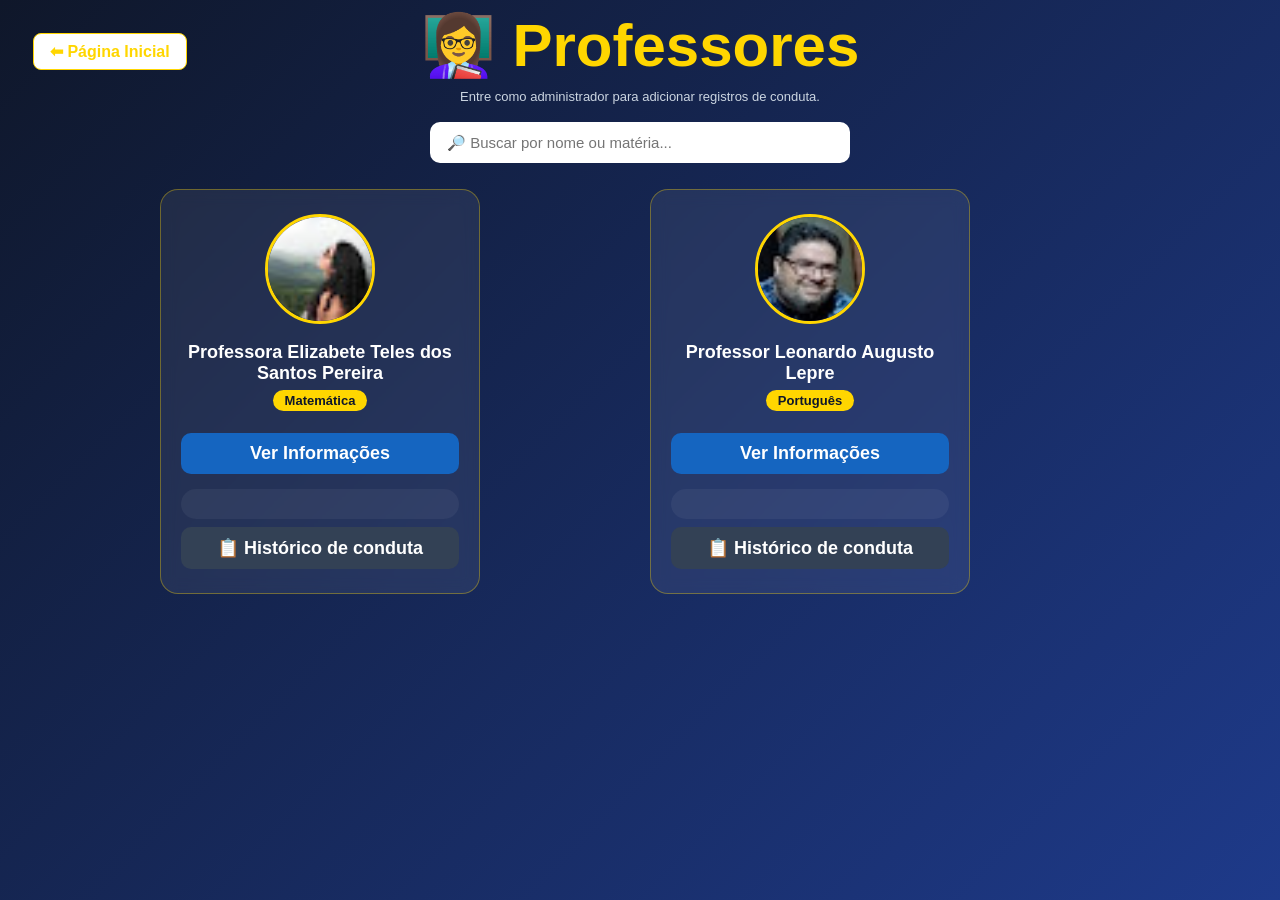
<file: professores.html>
<!DOCTYPE html>
<html lang="pt-BR">

<head>
  <meta charset="UTF-8">
  <meta name="viewport" content="width=device-width, initial-scale=1.0">
  <title>Professores</title>

  <link rel="stylesheet" href="style.css">

  <style>
    :root {
      --dourado: #ffd600;
      --azul: #1565c0;
      --azul2: #42a5f5;
      --escuro: #0f172a;
      --medio: #1e3a8a;
      --vidro: rgba(255, 255, 255, 0.07);
      --verde: #4ade80;
      --amarelo: #fbbf24;
      --vermelho: #f87171;
    }

    * { box-sizing: border-box; }

    body {
      margin: 0;
      font-family: Arial, Helvetica, sans-serif;
      background: linear-gradient(135deg, var(--escuro), var(--medio));
      color: #e2e8f0;
      min-height: 100vh;
    }

    .voltar {
      display: inline-block;
      margin: 18px;
      padding: 8px 16px;
      color: var(--dourado);
      text-decoration: none;
      font-weight: bold;
      border: 1px solid var(--dourado);
      border-radius: 8px;
      transition: background 0.2s, color 0.2s;
    }
    .voltar:hover { background: var(--dourado); color: var(--escuro); }

    .pagina {
      max-width: 1000px;
      margin: 0 auto;
      padding: 10px 20px 50px;
    }
    .pagina h1 {
      color: var(--dourado);
      text-align: center;
      margin-bottom: 8px;
    }
    .aviso-admin {
      text-align: center;
      font-size: 13px;
      color: #cbd5e1;
      margin-bottom: 18px;
    }
    .aviso-admin b { color: var(--dourado); }

    /* BUSCA */
    .busca {
      display: block;
      width: min(420px, 100%);
      margin: 0 auto 26px;
      padding: 11px 16px;
      border-radius: 10px;
      border: 1px solid transparent;
      font-size: 15px;
      color: #0f172a;
    }
    .busca:focus { outline: none; border-color: var(--azul2); }

    /* CARDS */
    .cards {
      display: grid;
      grid-template-columns: repeat(2, 1fr);
      gap: 20px;
    }
    .prof-card {
      background: var(--vidro);
      border: 1px solid rgba(255, 214, 0, 0.35);
      border-radius: 18px;
      padding: 24px 20px;
      text-align: center;
      backdrop-filter: blur(8px);
      transition: transform 0.2s, box-shadow 0.2s;
    }
    .prof-card:hover {
      transform: translateY(-4px);
      box-shadow: 0 12px 30px rgba(0, 0, 0, 0.35);
    }
    .prof-card img {
      width: 110px;
      height: 110px;
      object-fit: cover;
      border-radius: 50%;
      border: 3px solid var(--dourado);
      background: rgba(0, 0, 0, 0.3);
      margin-bottom: 14px;
    }
    .prof-card h2 { font-size: 18px; color: #fff; margin: 0 0 6px; }
    .prof-card .materia {
      display: inline-block;
      font-size: 13px;
      font-weight: bold;
      color: var(--escuro);
      background: var(--dourado);
      padding: 3px 12px;
      border-radius: 20px;
      margin-bottom: 14px;
    }

    .btn-prof {
      display: block;
      width: 100%;
      margin-top: 8px;
      padding: 10px;
      border: none;
      border-radius: 10px;
      background: var(--azul);
      color: #fff;
      font-weight: bold;
      cursor: pointer;
      transition: opacity 0.2s;
    }
    .btn-prof:hover { opacity: 0.85; }
    .btn-hist { background: #334155; }

    /* SEÇÃO EXPANSÍVEL com animação */
    .expansivel {
      display: grid;
      grid-template-rows: 0fr;
      transition: grid-template-rows 0.3s ease;
      text-align: left;
    }
    .expansivel.aberta { grid-template-rows: 1fr; }
    .expansivel > div { overflow: hidden; }
    .info-prof p {
      margin: 12px 4px 0;
      padding: 12px;
      background: rgba(0, 0, 0, 0.25);
      border-radius: 10px;
      line-height: 1.7;
      font-size: 14px;
    }

    /* HISTÓRICO DE CONDUTA */
    .hist-lista { margin: 12px 4px 0; }
    .hist-item {
      background: rgba(0, 0, 0, 0.25);
      border-left: 4px solid #64748b;
      border-radius: 8px;
      padding: 10px 12px;
      margin-bottom: 8px;
      font-size: 13px;
      line-height: 1.5;
    }
    .hist-item.positivo { border-left-color: var(--verde); }
    .hist-item.observacao { border-left-color: var(--amarelo); }
    .hist-item.advertencia { border-left-color: var(--vermelho); }
    .hist-item .topo {
      display: flex;
      justify-content: space-between;
      align-items: center;
      gap: 8px;
      margin-bottom: 4px;
    }
    .hist-tag {
      font-size: 11px;
      font-weight: bold;
      padding: 2px 8px;
      border-radius: 20px;
      color: var(--escuro);
    }
    .hist-tag.positivo { background: var(--verde); }
    .hist-tag.observacao { background: var(--amarelo); }
    .hist-tag.advertencia { background: var(--vermelho); }
    .hist-item .data { font-size: 11px; color: #94a3b8; }
    .hist-vazio { color: #94a3b8; font-size: 13px; padding: 6px 4px; }

    /* FORM ADMIN */
    .form-conduta {
      margin: 10px 4px 0;
      padding: 12px;
      background: rgba(255, 255, 255, 0.05);
      border: 1px dashed rgba(255, 214, 0, 0.4);
      border-radius: 10px;
    }
    .form-conduta select,
    .form-conduta input {
      width: 100%;
      padding: 9px;
      margin-bottom: 8px;
      border-radius: 8px;
      border: none;
      font-size: 13px;
      color: #0f172a;
    }
    .form-conduta button {
      width: 100%;
      padding: 9px;
      border: none;
      border-radius: 8px;
      background: var(--verde);
      color: var(--escuro);
      font-weight: bold;
      cursor: pointer;
    }
    .form-conduta button:hover { opacity: 0.85; }

    .sem-resultado {
      grid-column: 1 / -1;
      text-align: center;
      color: #94a3b8;
      padding: 20px;
    }

    @media (max-width: 620px) { .cards { grid-template-columns: 1fr; } }
  </style>
</head>

<body>

  <a href="index.html" class="voltar">⬅ Página Inicial</a>

  <section class="pagina">

    <h1>👩‍🏫 Professores</h1>
    <p class="aviso-admin" id="avisoAdmin"></p>

    <input id="busca" class="busca" type="search"
           placeholder="🔎 Buscar por nome ou matéria..."
           oninput="render(this.value)">

    <div class="cards" id="cards"></div>

  </section>

  <script>
    "use strict";

    const CAPA_PADRAO =
      "data:image/svg+xml,%3Csvg xmlns='http://www.w3.org/2000/svg' width='110' height='110'%3E%3Crect width='100%25' height='100%25' fill='%23334155'/%3E%3Ctext x='50%25' y='50%25' fill='%23ffd600' font-size='40' text-anchor='middle' dominant-baseline='middle'%3E👤%3C/text%3E%3C/svg%3E";

    // rótulo amigável de cada tipo de registro
    const TIPOS = {
      positivo: "👍 Elogio",
      observacao: "📝 Observação",
      advertencia: "⚠️ Advertência",
    };

    const PROFESSORES = [
      {
        id: "prof1",
        foto: "img/prof1.jpg",
        nome: "Professora Elizabete Teles dos Santos Pereira",
        materia: "Matemática",
        info: [
          "📚 Professora de Matemática",
          "🕒 Aula: 08:00 às 12:00",
          "🎓 10 anos de experiência",
        ],
        // histórico inicial de conduta na escola
        historicoPadrao: [
          { data: "10/03/2026", tipo: "positivo", texto: "Projeto de reforço em matemática elogiado pela direção." },
          { data: "22/05/2026", tipo: "observacao", texto: "Solicitou material extra para a turma do 8º ano." },
        ],
      },
      {
        id: "prof2",
        foto: "img/prof2.jpg",
        nome: "Professor Leonardo Augusto Lepre",
        materia: "Português",
        info: [
          "📖 Professor de Português",
          "🕒 Aula: 13:00 às 17:00",
          "🎓 Especialista em Literatura",
        ],
        historicoPadrao: [
          { data: "15/04/2026", tipo: "positivo", texto: "Organizou a feira literária da escola." },
        ],
      },
    ];

    function escapar(t) {
      const d = document.createElement("div");
      d.textContent = t ?? "";
      return d.innerHTML;
    }

    function ehAdmin() {
      return localStorage.getItem("tipo") === "admin";
    }

    /* ===== HISTÓRICO (localStorage) ===== */
    function getHistoricos() {
      let dados;
      try { dados = JSON.parse(localStorage.getItem("historicoProfs")); }
      catch { dados = null; }

      if (!dados) {
        dados = {};
        PROFESSORES.forEach((p) => { dados[p.id] = p.historicoPadrao.slice(); });
        localStorage.setItem("historicoProfs", JSON.stringify(dados));
      }
      return dados;
    }

    function getHistorico(id) {
      const dados = getHistoricos();
      return Array.isArray(dados[id]) ? dados[id] : [];
    }

    // admin adiciona um registro de conduta
    function addConduta(id) {
      if (!ehAdmin()) {
        alert("Apenas o administrador pode adicionar registros.");
        return;
      }

      const tipo = document.getElementById("tipo-" + id).value;
      const texto = document.getElementById("texto-" + id).value.trim();

      if (!texto) {
        alert("Descreva o registro de conduta.");
        return;
      }

      const dados = getHistoricos();
      if (!Array.isArray(dados[id])) dados[id] = [];
      dados[id].push({
        data: new Date().toLocaleDateString("pt-BR"),
        tipo,
        texto,
      });
      localStorage.setItem("historicoProfs", JSON.stringify(dados));

      render(document.getElementById("busca").value);
      // reabre o histórico do professor editado
      const bloco = document.getElementById("hist-" + id);
      if (bloco) bloco.classList.add("aberta");
    }

    /* ===== HTML DO HISTÓRICO ===== */
    function historicoHtml(id) {
      const registros = getHistorico(id);

      let lista = registros.length
        ? registros.map((r) => {
            const tipo = TIPOS[r.tipo] ? r.tipo : "observacao";
            return `
              <div class="hist-item ${tipo}">
                <div class="topo">
                  <span class="hist-tag ${tipo}">${escapar(TIPOS[tipo])}</span>
                  <span class="data">${escapar(r.data)}</span>
                </div>
                <div>${escapar(r.texto)}</div>
              </div>`;
          }).join("")
        : `<p class="hist-vazio">Nenhum registro de conduta ainda.</p>`;

      // formulário só aparece para admin
      const form = ehAdmin()
        ? `
          <div class="form-conduta">
            <select id="tipo-${id}">
              <option value="positivo">👍 Elogio</option>
              <option value="observacao">📝 Observação</option>
              <option value="advertencia">⚠️ Advertência</option>
            </select>
            <input id="texto-${id}" type="text" maxlength="120" placeholder="Descreva o registro...">
            <button onclick="addConduta('${id}')">➕ Adicionar registro</button>
          </div>`
        : "";

      return `<div class="hist-lista">${lista}${form}</div>`;
    }

    /* ===== RENDER ===== */
    function render(filtro = "") {
      const termo = filtro.trim().toLowerCase();

      document.getElementById("avisoAdmin").innerHTML = ehAdmin()
        ? "Você está como <b>administrador</b> — pode adicionar registros de conduta."
        : "Entre como administrador para adicionar registros de conduta.";

      const lista = PROFESSORES.filter(
        (p) =>
          p.nome.toLowerCase().includes(termo) ||
          p.materia.toLowerCase().includes(termo)
      );

      if (lista.length === 0) {
        document.getElementById("cards").innerHTML =
          `<p class="sem-resultado">Nenhum professor encontrado.</p>`;
        return;
      }

      document.getElementById("cards").innerHTML = lista
        .map((p) => {
          const infoHtml = p.info.map((linha) => escapar(linha)).join("<br>");
          return `
            <div class="prof-card">
              <img src="${escapar(p.foto)}" alt="Foto de ${escapar(p.nome)}"
                   onerror="this.src='${CAPA_PADRAO}'">
              <h2>${escapar(p.nome)}</h2>
              <span class="materia">${escapar(p.materia)}</span>

              <button class="btn-prof" aria-expanded="false"
                      onclick="alternar(this, 'info-${p.id}')">Ver Informações</button>
              <div class="expansivel info-prof" id="info-${p.id}"><div><p>${infoHtml}</p></div></div>

              <button class="btn-prof btn-hist" aria-expanded="false"
                      onclick="alternar(this, 'hist-${p.id}')">📋 Histórico de conduta</button>
              <div class="expansivel" id="hist-${p.id}"><div>${historicoHtml(p.id)}</div></div>
            </div>`;
        })
        .join("");
    }

    // abre/fecha uma seção expansível
    function alternar(botao, id) {
      const bloco = document.getElementById(id);
      const aberta = bloco.classList.toggle("aberta");
      botao.setAttribute("aria-expanded", String(aberta));

      if (botao.classList.contains("btn-hist")) {
        botao.textContent = aberta ? "📋 Ocultar histórico" : "📋 Histórico de conduta";
      } else {
        botao.textContent = aberta ? "Ocultar Informações" : "Ver Informações";
      }
    }

    window.onload = () => render();
  </script>

</body>
</html>
</file>
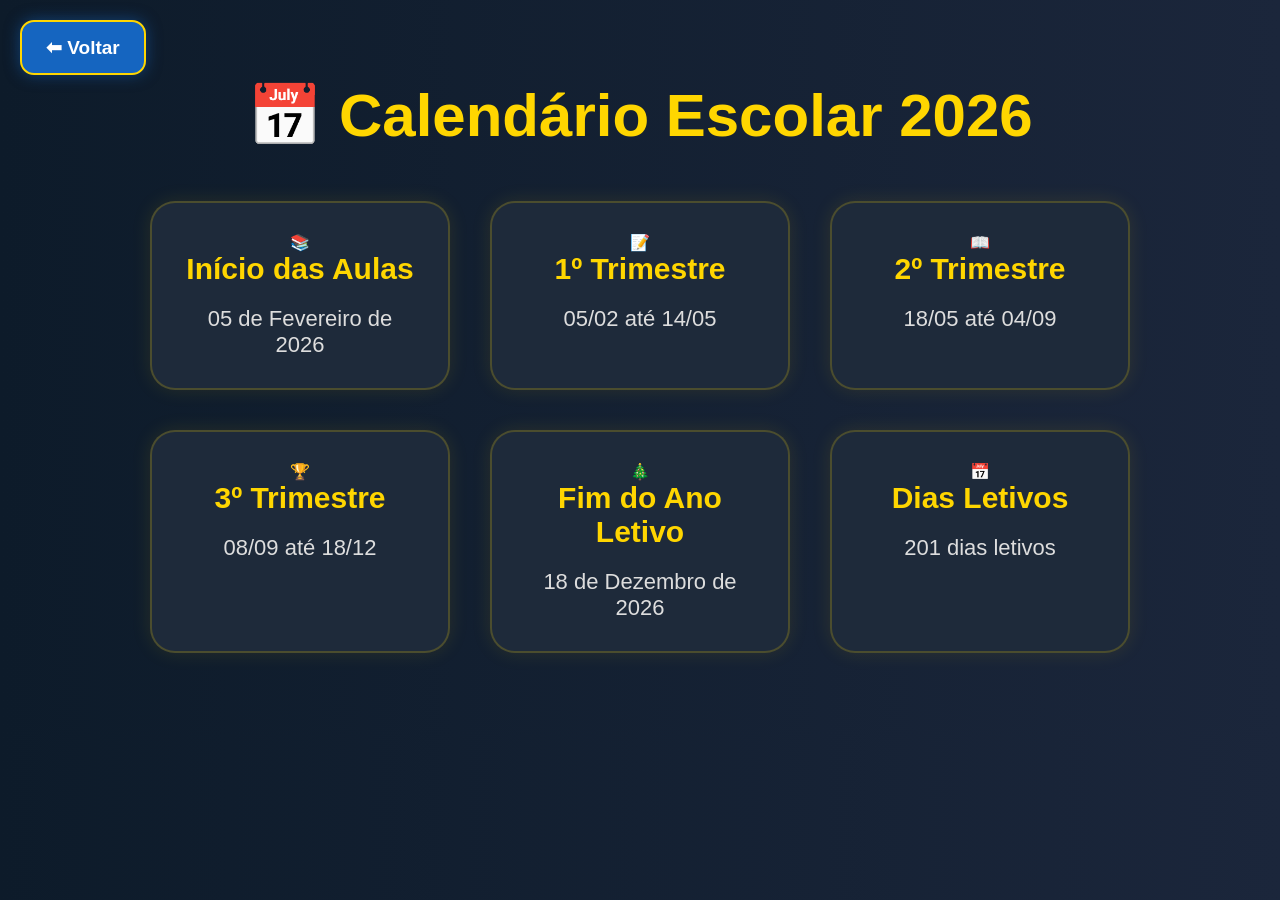
<file: img/calendario.html>
<!DOCTYPE html>
<html lang="pt-BR">

<head>
    <meta charset="UTF-8">
    <meta name="viewport" content="width=device-width, initial-scale=1.0">

    <title>Calendário Escolar 2026</title>

    <link rel="stylesheet" href="style.css">
</head>

<body>

    <a href="index.html" class="voltar">
        ⬅ Voltar
    </a>

    <section class="pagina">

        <h1>📅 Calendário Escolar 2026</h1>

        <div class="cards">

            <!-- AULAS -->

            <div class="card-calendario">

                <div class="icone">
                    📚
                </div>

                <h2>Início das Aulas</h2>

                <p>
                    05 de Fevereiro de 2026
                </p>

            </div>

            <!-- 1 TRIMESTRE -->

            <div class="card-calendario">

                <div class="icone">
                    📝
                </div>

                <h2>1º Trimestre</h2>

                <p>
                    05/02 até 14/05
                </p>

            </div>

            <!-- 2 TRIMESTRE -->

            <div class="card-calendario">

                <div class="icone">
                    📖
                </div>

                <h2>2º Trimestre</h2>

                <p>
                    18/05 até 04/09
                </p>

            </div>

            <!-- 3 TRIMESTRE -->

            <div class="card-calendario">

                <div class="icone">
                    🏆
                </div>

                <h2>3º Trimestre</h2>

                <p>
                    08/09 até 18/12
                </p>

            </div>

            <!-- FÉRIAS -->

            <div class="card-calendario">

                <div class="icone">
                    🎄
                </div>

                <h2>Fim do Ano Letivo</h2>

                <p>
                    18 de Dezembro de 2026
                </p>

            </div>

            <!-- DIAS LETIVOS -->

            <div class="card-calendario">

                <div class="icone">
                    📅
                </div>

                <h2>Dias Letivos</h2>

                <p>
                    201 dias letivos
                </p>

            </div>

        </div>

    </section>

</body>
</html>
</file>
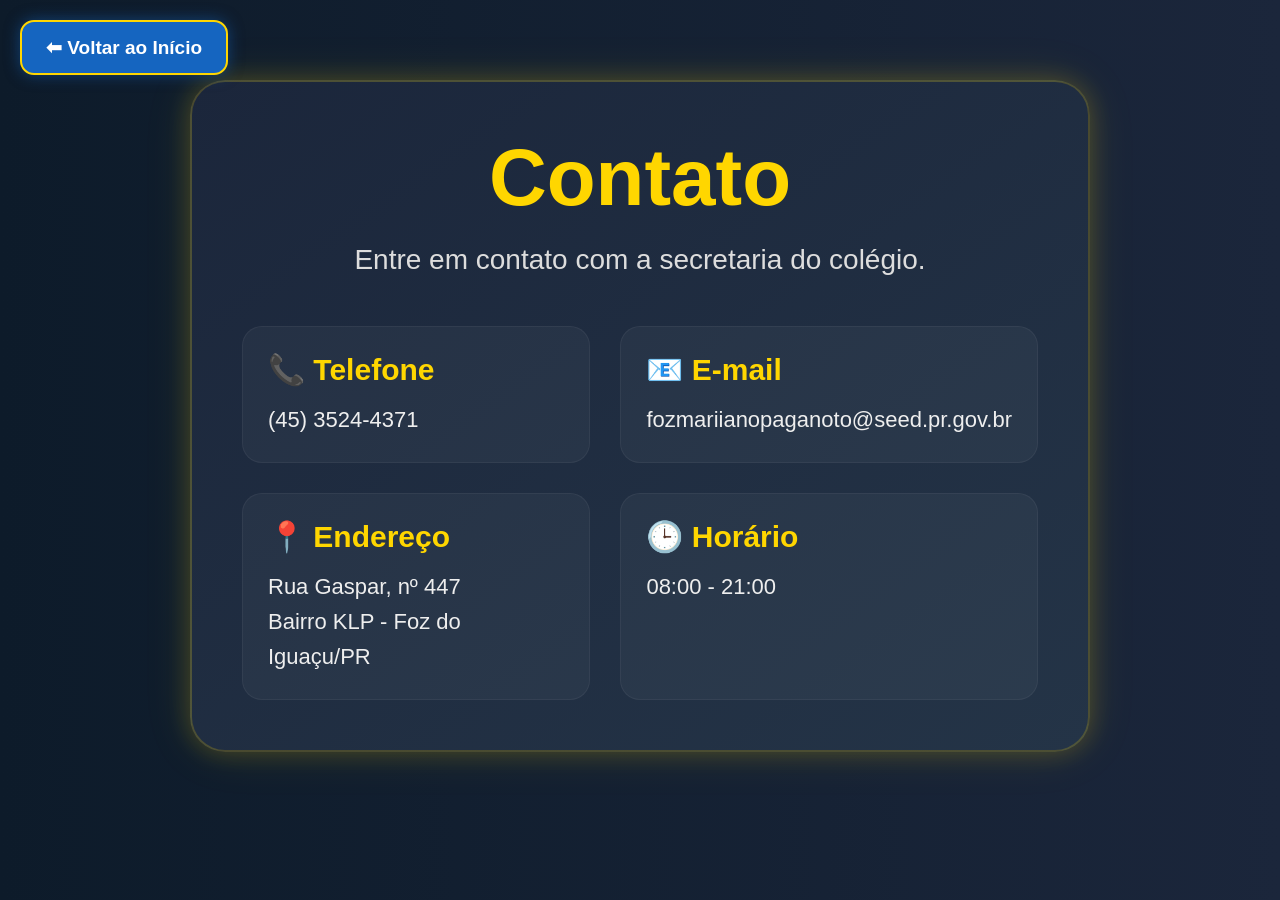
<file: img/contato.html>
<!DOCTYPE html>
<html lang="pt-BR">

<head>
    <meta charset="UTF-8">
    <title>Contato</title>

    <link rel="stylesheet" href="style.css">
</head>

<body>
    <a href="index.html" class="voltar">
        ⬅ Voltar ao Início
    </a>

    <section class="contato-container">

        <div class="contato-card">

            <h1>Contato</h1>

            <p class="descricao">
                Entre em contato com a secretaria do colégio.
            </p>

            <div class="info">

                <div class="item">
                    <h2>📞 Telefone</h2>
                    <p>(45) 3524-4371</p>
                </div>

                <div class="item">
                    <h2>📧 E-mail</h2>
                    <p>fozmariianopaganoto@seed.pr.gov.br</p>
                </div>

                <div class="item">
                    <h2>📍 Endereço</h2>
                    <p>
                        Rua Gaspar, nº 447 <br>
                        Bairro KLP - Foz do Iguaçu/PR
                    </p>
                </div>

                <div class="item">
                    <h2>🕒 Horário</h2>
                    <p>08:00 - 21:00</p>
                </div>

            </div>

        </div>

    </section>

</body>
</html>
</file>
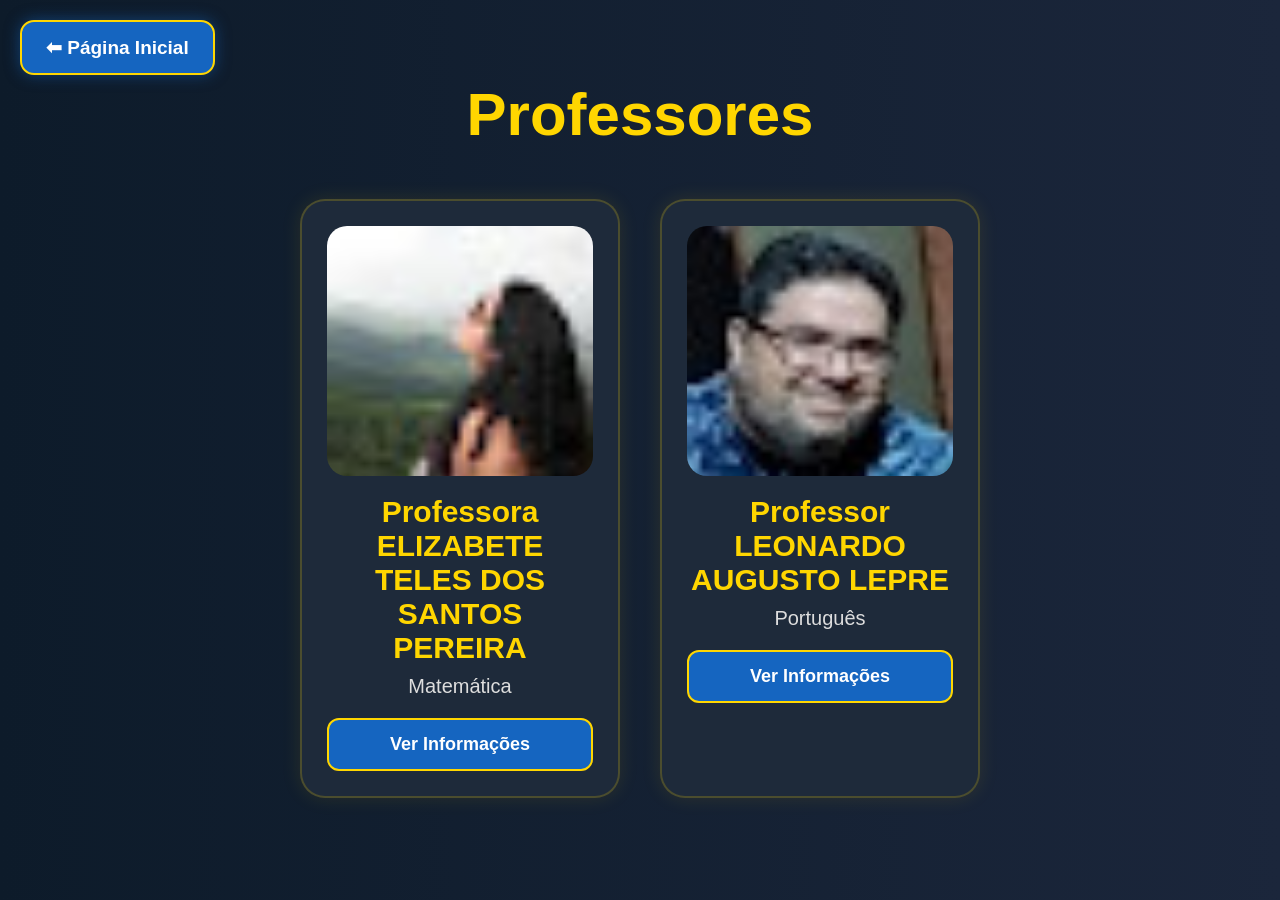
<file: img/professores.html>
<!DOCTYPE html>
<html lang="pt-BR">

<head>
    <meta charset="UTF-8">
    <title>Professores</title>

    <link rel="stylesheet" href="style.css">
</head>

<body>

    <a href="index.html" class="voltar">
        ⬅ Página Inicial
    </a>

    <section class="pagina">

        <h1>Professores</h1>

        <div class="cards">

            <!-- PROFESSOR 1 -->

            <div class="prof-card">

                <img src="prof1.jpg" alt="Professora ELIZABETE TELES DOS SANTOS PEREIRA">

                <h2>Professora ELIZABETE TELES DOS SANTOS PEREIRA</h2>

                <p>Matemática</p>

                <button class="btn-prof"
                    onclick="mostrarInfo('info1')">

                    Ver Informações

                </button>

                <div class="info-prof" id="info1">

                    <p>
                        📚 Professor de Matemática <br>
                        🕒 Aula: 08:00 às 12:00 <br>
                        🎓 10 anos de experiência
                    </p>

                </div>

            </div>

            <!-- PROFESSOR 2 -->

            <div class="prof-card">

                <img src="prof2.jpg" alt="Professor LEONARDO AUGUSTO LEPRE">

                <h2>Professor LEONARDO AUGUSTO LEPRE</h2>

                <p>Português</p>

                <button class="btn-prof"
                    onclick="mostrarInfo('info2')">

                    Ver Informações

                </button>

                <div class="info-prof" id="info2">

                    <p>
                        📖 Professora de Português <br>
                        🕒 Aula: 13:00 às 17:00 <br>
                        🎓 Especialista em Literatura
                    </p>

                </div>

            </div>

        </div>

    </section>

    <script>

        function mostrarInfo(id){

            let info =
            document.getElementById(id);

            if(info.style.display === "block"){

                info.style.display = "none";

            }else{

                info.style.display = "block";
            }
        }

    </script>

</body>
</html>
</file>
<file: style.css>
/* ============================================================
   ESCOLA / BIBLIOTECA - FOLHA DE ESTILO ORGANIZADA
   ------------------------------------------------------------
   Índice:
     01. Variáveis (:root)
     02. Reset & Base
     03. Acessibilidade
     04. Topo / Cabeçalho
     05. Logo
     06. Menu / Navegação
     07. Home (main / texto / botão)
     08. Cards de conteúdo (apresentação / sobre)
     09. Páginas genéricas
     10. Calendário
     11. Professores
     12. Contato
     13. Formulários
     14. Login / Tela inicial
     15. Admin
     16. Livros
     17. Botão Voltar
     18. Animações
     19. Responsivo
   ============================================================ */


/* ============================================================
   01. VARIÁVEIS
   ============================================================ */
   :root {
    --dourado: #ffd54a;
    --dourado-forte: #ffce38;
    --azul: #1565c0;
    --azul-escuro: #0f172a;
    --azul-medio: #1e3a8a;
    --vidro: rgba(255, 255, 255, 0.08);
    --vidro-borda: rgba(255, 255, 255, 0.18);
    --verde: #4ade80;
    --vermelho: #ff6b6b;
    --texto-suave: #e2e8f0;
    --raio: 14px;
}


/* ============================================================
   02. RESET & BASE
   ============================================================ */
* {
    margin: 0;
    padding: 0;
    box-sizing: border-box;
    font-family: "Segoe UI", Arial, Helvetica, sans-serif;
}

body {
    background: linear-gradient(135deg, var(--azul-escuro), var(--azul-medio));
    background-attachment: fixed;
    color: white;
    min-height: 100vh;
}


/* ============================================================
   03. ACESSIBILIDADE
   ============================================================ */
.sr-only {
    position: absolute;
    width: 1px;
    height: 1px;
    padding: 0;
    margin: -1px;
    overflow: hidden;
    clip: rect(0, 0, 0, 0);
    white-space: nowrap;
    border: 0;
}

.skip-link {
    position: absolute;
    left: -999px;
    top: 0;
    background: var(--dourado);
    color: #000;
    padding: 10px 16px;
    border-radius: 0 0 var(--raio) 0;
    font-weight: bold;
    z-index: 100;
}

.skip-link:focus {
    left: 0;
}

:focus-visible {
    outline: 3px solid var(--dourado);
    outline-offset: 2px;
}


/* ============================================================
   04. TOPO / CABEÇALHO
   ============================================================ */
.topo {
    display: flex;
    justify-content: space-between;
    align-items: center;
    padding: 20px 50px;
    background: rgba(5, 15, 35, 0.95);
    border-bottom: 3px solid #ffd600;
    position: sticky;
    top: 0;
    z-index: 1000;
}


/* ============================================================
   05. LOGO
   ============================================================ */
.logo-area {
    display: flex;
    align-items: center;
    gap: 15px;
}

.logo-area img {
    width: 75px;
    height: 75px;
    border-radius: 50%;
    cursor: pointer;
    transition: 0.4s;
}

.logo-area img:hover {
    transform: scale(1.1) rotate(5deg);
    box-shadow: 0 0 20px #ffd600;
}

.logo-area span {
    color: #ffd600;
    font-size: 36px;
    font-weight: bold;
}


/* ============================================================
   06. MENU / NAVEGAÇÃO
   ============================================================ */
nav {
    display: flex;
    justify-content: space-between;
    align-items: center;
    gap: 15px;
    padding: 15px 30px;
    background: var(--vidro);
    backdrop-filter: blur(10px);
    border-bottom: 2px solid var(--dourado);
    flex-wrap: wrap;
}

.nav-links,
.nav-actions {
    display: flex;
    gap: 15px;
    align-items: center;
    flex-wrap: wrap;
}

nav a {
    color: var(--dourado);
    text-decoration: none;
    font-weight: bold;
    font-size: 20px;
    position: relative;
    padding: 4px 2px;
    transition: 0.3s;
}

nav a::after {
    content: "";
    width: 0%;
    height: 3px;
    background: #ffd600;
    position: absolute;
    left: 0;
    bottom: -6px;
    transition: 0.4s;
}

nav a:hover,
nav a:focus-visible {
    color: white;
}

nav a:hover::after {
    width: 100%;
}

nav a[aria-current="page"] {
    color: white;
    border-bottom: 2px solid var(--dourado);
}


/* ============================================================
   07. HOME (main / texto / botão)
   ============================================================ */
.main {
    display: flex;
    justify-content: center;
    align-items: center;
    gap: 60px;
    padding: 70px 50px;
    flex-wrap: wrap;
}

.main-texto {
    max-width: 500px;
}

.main-texto h1 {
    color: white;
    font-size: 75px;
    line-height: 85px;
    margin-bottom: 10px;
}

.main-texto p {
    color: #d4d4d4;
    font-size: 23px;
    line-height: 35px;
}

.linha {
    width: 130px;
    height: 6px;
    background: #ffd600;
    border-radius: 10px;
    margin: 25px 0;
    box-shadow: 0 0 15px #ffd600;
}

.botao {
    display: inline-block;
    margin-top: 35px;
    padding: 18px 38px;
    background: #1565c0;
    color: white;
    text-decoration: none;
    border: 2px solid #ffd600;
    border-radius: 15px;
    font-size: 22px;
    font-weight: bold;
    box-shadow: 0 0 20px rgba(21, 101, 192, 0.6);
    transition: 0.4s;
}

.botao:hover {
    transform: scale(1.08);
    background: #ffd600;
    color: #0d1b2a;
}


/* ============================================================
   08. CARDS DE CONTEÚDO (apresentação / sobre)
   ============================================================ */
.apresentacao {
    width: 470px;
    background: #1e2a3a;
    padding: 22px;
    border-radius: 30px;
    border: 2px solid rgba(255, 214, 0, 0.2);
    box-shadow: 0 0 20px rgba(255, 214, 0, 0.1);
    transition: 0.4s;
}

.apresentacao:hover {
    transform: translateY(-10px);
    box-shadow: 0 0 30px rgba(255, 214, 0, 0.4);
}

.apresentacao img {
    width: 100%;
    border-radius: 20px;
    transition: 0.4s;
}

.apresentacao img:hover {
    transform: scale(1.02);
}

.apresentacao h2 {
    color: #ffd600;
    margin-top: 15px;
    font-size: 42px;
}

.apresentacao p {
    color: #ddd;
    font-size: 20px;
}

.texto {
    width: 330px;
    background: #1e2a3a;
    padding: 30px;
    border-radius: 30px;
    border: 2px solid rgba(255, 214, 0, 0.2);
    box-shadow: 0 0 20px rgba(255, 214, 0, 0.1);
    transition: 0.4s;
}

.texto:hover {
    transform: scale(1.04);
    box-shadow: 0 0 30px rgba(255, 214, 0, 0.4);
}

.texto h2 {
    color: #ffd600;
    font-size: 42px;
    margin-bottom: 20px;
}

.texto p {
    color: #ddd;
    font-size: 20px;
    line-height: 35px;
}

.texto img {
    width: 100%;
    margin-top: 20px;
    border-radius: 20px;
    transition: 0.4s;
}

.texto img:hover {
    transform: scale(1.03);
}


/* ============================================================
   09. PÁGINAS GENÉRICAS
   ============================================================ */
.pagina {
    padding: 80px 20px;
    text-align: center;
}

.pagina h1 {
    color: #ffd600;
    font-size: 60px;
    margin-bottom: 50px;
}

.cards {
    display: flex;
    justify-content: center;
    gap: 40px;
    flex-wrap: wrap;
}


/* ============================================================
   10. CALENDÁRIO
   ============================================================ */
.card-calendario {
    width: 300px;
    background: #1e2a3a;
    padding: 30px;
    border-radius: 25px;
    border: 2px solid rgba(255, 214, 0, 0.2);
    box-shadow: 0 0 20px rgba(255, 214, 0, 0.1);
    transition: 0.4s;
}

.card-calendario:hover {
    transform: translateY(-10px);
    box-shadow: 0 0 25px rgba(255, 214, 0, 0.5);
}

.card-calendario h2 {
    color: #ffd600;
    margin-bottom: 20px;
    font-size: 30px;
}

.card-calendario p {
    color: #ddd;
    font-size: 22px;
}


/* ============================================================
   11. PROFESSORES
   ============================================================ */
.prof-card {
    width: 320px;
    background: #1e2a3a;
    padding: 25px;
    border-radius: 25px;
    border: 2px solid rgba(255, 214, 0, 0.2);
    transition: 0.4s;
}

.prof-card:hover {
    transform: translateY(-10px);
    box-shadow: 0 0 25px rgba(255, 214, 0, 0.4);
}

.prof-card img {
    width: 100%;
    height: 250px;
    object-fit: cover;
    border-radius: 20px;
}

.prof-card h2 {
    color: #ffd600;
    margin-top: 15px;
    font-size: 30px;
}

.prof-card p {
    color: #ddd;
    margin-top: 10px;
    font-size: 20px;
}

.btn-prof {
    width: 100%;
    margin-top: 20px;
    padding: 14px;
    background: #1565c0;
    color: white;
    border: 2px solid #ffd600;
    border-radius: 12px;
    font-size: 18px;
    font-weight: bold;
    cursor: pointer;
    transition: 0.4s;
}

.btn-prof:hover {
    background: #ffd600;
    color: #0d1b2a;
}

.info-prof {
    display: none;
    margin-top: 15px;
    padding: 15px;
    background: rgba(255, 255, 255, 0.05);
    border-radius: 15px;
    color: #ddd;
    line-height: 30px;
    animation: aparecer 0.4s;
}


/* ============================================================
   12. CONTATO
   ============================================================ */
.contato-container {
    display: flex;
    justify-content: center;
    padding: 40px;
}

.contato-card {
    width: 850px;
    background: rgba(255, 255, 255, 0.1);
    padding: 30px;
    border-radius: 20px;
}

.contato-card:hover {
    transform: translateY(-10px);
    box-shadow:
        0 0 35px rgba(255, 214, 0, 0.5),
        0 0 60px rgba(255, 214, 0, 0.2);
}

.contato-card h1 {
    color: #ffd600;
    text-align: center;
    font-size: 80px;
    margin-bottom: 20px;
}

.descricao {
    text-align: center;
    color: #ddd;
    font-size: 28px;
    margin-bottom: 50px;
}

/* ATENÇÃO: a classe .info é usada em DOIS contextos diferentes
   (grade do contato e linha de status do livro). Veja a seção 16. */
.info {
    display: grid;
    grid-template-columns: repeat(2, 1fr);
    gap: 15px;
}

.item {
    background: rgba(255, 255, 255, 0.08);
    padding: 15px;
    border-radius: 10px;
    border: 1px solid rgba(255, 255, 255, 0.05);
    transition: 0.4s;
}

.item:hover {
    transform: scale(1.03);
    background: rgba(255, 214, 0, 0.08);
    box-shadow: 0 0 20px rgba(255, 214, 0, 0.2);
}

.item h2 {
    color: #ffd600;
    font-size: 30px;
    margin-bottom: 15px;
}

.item p {
    color: #eee;
    font-size: 22px;
    line-height: 35px;
}


/* ============================================================
   13. FORMULÁRIOS
   ============================================================ */
.contato-card form {
    margin-top: 30px;
    padding: 25px;
    background: #162233;
    border-radius: 20px;
    border: 2px solid rgba(255, 214, 0, 0.2);
}

.contato-card form label {
    display: block;
    margin: 10px 0 5px;
    color: #ffd600;
    font-weight: bold;
}

.contato-card form input,
.contato-card form select,
.contato-card form textarea {
    width: 100%;
    padding: 14px;
    border-radius: 10px;
    border: 2px solid #284766;
    background: #0d1b2a;
    color: white;
}

.contato-card form input:focus,
.contato-card form select:focus,
.contato-card form textarea:focus {
    border-color: #ffd600;
    outline: none;
    box-shadow: 0 0 10px rgba(255, 214, 0, 0.4);
}

.contato-card form button {
    width: 100%;
    padding: 15px;
    border: none;
    border-radius: 12px;
    background: #1565c0;
    color: white;
    font-size: 18px;
    font-weight: bold;
    cursor: pointer;
    transition: 0.3s;
}

.contato-card form button:hover {
    background: #ffd600;
    color: #0d1b2a;
    transform: scale(1.03);
}

/* Campos e botões genéricos (fora de .contato-card form) */
input,
select,
textarea {
    width: 100%;
    padding: 10px;
    margin: 8px 0;
    border-radius: 8px;
    border: none;
}

textarea {
    min-height: 120px;
}

button {
    width: 100%;
    padding: 12px;
    background: #22c55e;
    border: none;
    border-radius: 8px;
    cursor: pointer;
}


/* ============================================================
   14. LOGIN / TELA INICIAL
   ============================================================ */
#loginBox {
    position: fixed;
    top: 50%;
    left: 50%;
    transform: translate(-50%, -50%);
    width: 280px;
    background: #1e2a3a;
    padding: 25px;
    border-radius: 15px;
    border: 2px solid #ffd600;
    text-align: center;
    z-index: 9999;
}

#loginBox input {
    width: 100%;
    padding: 10px;
    margin: 8px 0;
    border-radius: 8px;
    border: none;
}

#loginBox button {
    width: 100%;
    padding: 10px;
    background: #1565c0;
    color: white;
    border: none;
    border-radius: 8px;
    cursor: pointer;
}

#telaLogin {
    position: fixed;
    top: 0;
    left: 0;
    width: 100%;
    height: 100vh;
    background: linear-gradient(135deg, #0f172a, #1e3a8a);
    display: flex;
    justify-content: center;
    align-items: center;
    z-index: 99999;
}

.boxLogin {
    width: 300px;
    background: rgba(255, 255, 255, 0.1);
    padding: 40px;
    border-radius: 20px;
    border: 2px solid #ffd600;
    backdrop-filter: blur(10px);
    text-align: center;
}

.boxLogin h1 {
    margin-bottom: 10px;
    color: #ffd600;
}

.boxLogin input {
    width: 100%;
    padding: 12px;
    margin: 10px 0;
    border-radius: 10px;
    border: none;
}

.boxLogin button {
    width: 100%;
    padding: 12px;
    background: #1565c0;
    color: white;
    border: none;
    border-radius: 10px;
    cursor: pointer;
    font-weight: bold;
}


/* ============================================================
   15. ADMIN
   ============================================================ */
#painelAdmin {
    margin-top: 30px;
    display: none;
}

.adminBox {
    background: var(--vidro);
    padding: 22px;
    border-radius: var(--raio);
    border: 1px solid var(--vidro-borda);
    margin-bottom: 25px;
}

.critica {
    background: #243447;
    padding: 10px;
    margin: 10px 0;
    border-radius: 10px;
}

.form-grid {
    display: grid;
    grid-template-columns: repeat(auto-fit, minmax(200px, 1fr));
    gap: 14px;
    margin-bottom: 16px;
}

.form-erro {
    color: var(--vermelho);
    font-weight: 600;
    margin-top: 10px;
    min-height: 1em;
}


/* ============================================================
   16. LIVROS
   ============================================================ */
.painel {
    display: flex;
    justify-content: space-between;
    align-items: center;
    gap: 15px;
    margin-bottom: 25px;
    flex-wrap: wrap;
}

.campo {
    display: flex;
    flex-direction: column;
    gap: 6px;
}

.painel .campo {
    flex-direction: row;
    align-items: center;
}

#pesquisa {
    width: min(320px, 70vw);
}

.contador {
    font-size: 1.1rem;
    font-weight: bold;
    color: var(--dourado);
    margin-left: auto;
}

.livros,
.lista {
    display: flex;
    flex-wrap: wrap;
    gap: 20px;
    justify-content: center;
    margin-top: 20px;
}

/* Cartão de livro (tema escuro/vidro da Biblioteca) */
.livro {
    width: 260px;
    background: var(--vidro);
    border: 1px solid var(--dourado);
    border-radius: var(--raio);
    padding: 18px;
    text-align: center;
    display: flex;
    flex-direction: column;
    transition: transform 0.25s, box-shadow 0.25s;
}

.livro:hover {
    transform: translateY(-6px);
    box-shadow: 0 0 20px rgba(255, 213, 74, 0.45);
}

.livro img {
    width: 120px;
    height: 170px;
    object-fit: cover;
    border-radius: 10px;
    border: 2px solid var(--dourado);
    margin: 0 auto 12px;
    background: rgba(0, 0, 0, 0.3);
}

.livro h3 {
    color: var(--dourado);
    margin-bottom: 6px;
}

.autor {
    color: var(--texto-suave);
    font-style: italic;
    margin-bottom: 10px;
    font-size: 0.9rem;
}

.status {
    font-weight: bold;
}

.statusLivre {
    color: var(--verde);
}

.statusAlugado {
    color: var(--vermelho);
}

.acoes {
    display: flex;
    flex-direction: column;
    gap: 6px;
    margin-top: 12px;
}

.vazio {
    text-align: center;
    color: var(--texto-suave);
    font-size: 1.1rem;
    padding: 40px 0;
}

/* --- Botões da Biblioteca --- */
.btn {
    padding: 11px 16px;
    border: none;
    border-radius: 10px;
    cursor: pointer;
    font-weight: bold;
    font-size: 0.95rem;
    transition: transform 0.15s, opacity 0.2s, background 0.2s;
}

.btn:hover {
    opacity: 0.92;
}

.btn:active {
    transform: scale(0.97);
}

.btn-primary {
    background: var(--azul);
    color: white;
}

.btn-ghost {
    background: transparent;
    color: var(--dourado);
    border: 1px solid var(--dourado);
}

.btn-ghost[aria-pressed="true"] {
    background: var(--dourado);
    color: #000;
}

.btn-acao {
    width: 100%;
    background: var(--azul);
    color: white;
}

.btn-devolver {
    background: #6d28d9;
}

.btn-remover {
    background: transparent;
    color: var(--vermelho);
    border: 1px solid var(--vermelho);
}

.admin-only {
    display: none;
}

body.is-admin .admin-only {
    display: block;
}


/* ============================================================
   17. BOTÃO VOLTAR
   ============================================================ */
.voltar {
    position: fixed;
    top: 15px;
    left: 15px;
    background: white;
    color: black;
    padding: 10px 15px;
    border-radius: 20px;
    text-decoration: none;
    z-index: 9999;
}

.voltar:hover {
    transform: scale(1.08);
    background: #ffd600;
    color: #0d1b2a;
}


/* ============================================================
   18. ANIMAÇÕES
   ============================================================ */
@keyframes aparecer {
    from {
        opacity: 0;
        transform: translateY(-10px);
    }
    to {
        opacity: 1;
        transform: translateY(0);
    }
}


/* ============================================================
   19. RESPONSIVO
   ============================================================ */
@media (max-width: 1200px) {
    .main {
        flex-direction: column;
        text-align: center;
    }
    .main-texto h1 {
        font-size: 55px;
        line-height: 65px;
    }
    .topo {
        flex-direction: column;
        gap: 20px;
    }
    nav {
        flex-wrap: wrap;
        justify-content: center;
    }
}

@media (max-width: 900px) {
    .contato-card {
        width: 95%;
        padding: 30px;
    }
    .contato-card h1 {
        font-size: 55px;
    }
    .descricao {
        font-size: 22px;
    }
    .info {
        grid-template-columns: 1fr;
    }
}

@media (max-width: 600px) {
    main {
        padding: 20px 16px;
    }
    nav {
        padding: 12px 16px;
    }
    .painel .campo {
        flex-direction: column;
        align-items: stretch;
    }
    .contador {
        margin-left: 0;
    }
}

@media (prefers-reduced-motion: reduce) {
    * {
        transition: none !important;
    }
}
</file>
<file: img/style.css>
/* ==================================================
   RESET
================================================== */

*{
    margin: 0;
    padding: 0;
    box-sizing: border-box;
    font-family: Arial, Helvetica, sans-serif;
}

body{
    background: linear-gradient(to right, #0d1b2a, #1b263b);
    color: white;
}

/* ==================================================
   TOPO
================================================== */

.topo{
    background: rgba(5, 15, 35, 0.95);

    display: flex;
    justify-content: space-between;
    align-items: center;

    padding: 20px 50px;

    border-bottom: 3px solid #ffd600;

    position: sticky;
    top: 0;

    z-index: 1000;
}

/* ==================================================
   LOGO
================================================== */

.logo-area{
    display: flex;
    align-items: center;
    gap: 15px;
}

.logo-area img{
    width: 75px;
    height: 75px;

    border-radius: 50%;

    cursor: pointer;

    transition: 0.4s;
}

.logo-area img:hover{
    transform: scale(1.1) rotate(5deg);

    box-shadow: 0px 0px 20px #ffd600;
}

.logo-area span{
    color: #ffd600;

    font-size: 36px;
    font-weight: bold;
}

/* ==================================================
   MENU
================================================== */

nav{
    display: flex;
    gap: 35px;
}

nav a{
    color: white;

    text-decoration: none;

    font-size: 20px;
    font-weight: bold;

    position: relative;

    transition: 0.3s;
}

nav a::after{
    content: "";

    width: 0%;
    height: 3px;

    background: #ffd600;

    position: absolute;
    left: 0;
    bottom: -6px;

    transition: 0.4s;
}

nav a:hover{
    color: #ffd600;
}

nav a:hover::after{
    width: 100%;
}

/* ==================================================
   MAIN
================================================== */

.main{
    display: flex;
    justify-content: center;
    align-items: center;

    gap: 60px;

    padding: 70px 50px;

    flex-wrap: wrap;
}

/* ==================================================
   TEXTO PRINCIPAL
================================================== */

.main-texto{
    max-width: 500px;
}

.main-texto h1{
    font-size: 75px;
    line-height: 85px;

    margin-bottom: 10px;

    color: white;
}

.main-texto p{
    color: #d4d4d4;

    font-size: 23px;
    line-height: 35px;
}

/* ==================================================
   LINHA
================================================== */

.linha{
    width: 130px;
    height: 6px;

    background: #ffd600;

    border-radius: 10px;

    margin: 25px 0;

    box-shadow: 0px 0px 15px #ffd600;
}

/* ==================================================
   BOTÃO
================================================== */

.botao{
    display: inline-block;

    margin-top: 35px;
    padding: 18px 38px;

    background: #1565c0;
    color: white;

    text-decoration: none;

    border-radius: 15px;

    font-size: 22px;
    font-weight: bold;

    border: 2px solid #ffd600;

    box-shadow: 0px 0px 20px rgba(21,101,192,0.6);

    transition: 0.4s;
}

.botao:hover{
    transform: scale(1.08);

    background: #ffd600;
    color: #0d1b2a;
}

/* ==================================================
   CARD APRESENTAÇÃO
================================================== */

.apresentacao{
    width: 470px;

    background: #1e2a3a;

    padding: 22px;

    border-radius: 30px;

    border: 2px solid rgba(255,214,0,0.2);

    box-shadow: 0px 0px 20px rgba(255,214,0,0.1);

    transition: 0.4s;
}

.apresentacao:hover{
    transform: translateY(-10px);

    box-shadow: 0px 0px 30px rgba(255,214,0,0.4);
}

.apresentacao img{
    width: 100%;

    border-radius: 20px;

    transition: 0.4s;
}

.apresentacao img:hover{
    transform: scale(1.02);
}

.apresentacao h2{
    color: #ffd600;

    margin-top: 15px;

    font-size: 42px;
}

.apresentacao p{
    color: #ddd;

    font-size: 20px;
}

/* ==================================================
   CARD SOBRE
================================================== */

.texto{
    width: 330px;

    background: #1e2a3a;

    padding: 30px;

    border-radius: 30px;

    border: 2px solid rgba(255,214,0,0.2);

    box-shadow: 0px 0px 20px rgba(255,214,0,0.1);

    transition: 0.4s;
}

.texto:hover{
    transform: scale(1.04);

    box-shadow: 0px 0px 30px rgba(255,214,0,0.4);
}

.texto h2{
    color: #ffd600;

    font-size: 42px;

    margin-bottom: 20px;
}

.texto p{
    color: #ddd;

    font-size: 20px;
    line-height: 35px;
}

.texto img{
    width: 100%;

    margin-top: 20px;

    border-radius: 20px;

    transition: 0.4s;
}

.texto img:hover{
    transform: scale(1.03);
}

/* ==================================================
   PÁGINAS
================================================== */

.pagina{
    padding: 60px;

    text-align: center;
}

.pagina h1{
    color: #ffd600;

    font-size: 60px;

    margin-bottom: 50px;
}

/* ==================================================
   CARDS
================================================== */

.cards{
    display: flex;
    justify-content: center;

    gap: 40px;

    flex-wrap: wrap;
}

/* ==================================================
   CALENDÁRIO
================================================== */

.card-calendario{
    width: 300px;

    background: #1e2a3a;

    padding: 30px;

    border-radius: 25px;

    border: 2px solid rgba(255,214,0,0.2);

    box-shadow: 0px 0px 20px rgba(255,214,0,0.1);

    transition: 0.4s;
}

.card-calendario:hover{
    transform: translateY(-10px);

    box-shadow: 0px 0px 25px rgba(255,214,0,0.5);
}

.card-calendario h2{
    color: #ffd600;

    margin-bottom: 20px;

    font-size: 30px;
}

.card-calendario p{
    color: #ddd;

    font-size: 22px;
}

/* ==================================================
   PROFESSORES
================================================== */

.prof-card{
    width: 300px;

    background: #1e2a3a;

    padding: 25px;

    border-radius: 25px;

    border: 2px solid rgba(255,214,0,0.2);

    box-shadow: 0px 0px 20px rgba(255,214,0,0.1);

    transition: 0.4s;
}

.prof-card:hover{
    transform: scale(1.05);

    box-shadow: 0px 0px 25px rgba(255,214,0,0.5);
}

.prof-card img{
    width: 100%;
    height: 250px;

    object-fit: cover;

    border-radius: 20px;
}

.prof-card h2{
    color: #ffd600;

    margin-top: 15px;

    font-size: 30px;
}

.prof-card p{
    color: #ddd;

    margin-top: 10px;

    font-size: 22px;
}

/* ==================================================
   BOTÃO PROFESSOR
================================================== */

.btn-prof{
    width: 100%;

    margin-top: 15px;

    padding: 14px;

    border: none;

    border-radius: 12px;

    background: #1565c0;

    color: white;

    font-size: 18px;
    font-weight: bold;

    cursor: pointer;

    border: 2px solid #ffd600;

    transition: 0.4s;
}

.btn-prof:hover{
    background: #ffd600;

    color: #0d1b2a;

    transform: scale(1.03);
}

/* ==================================================
   INFO PROFESSOR
================================================== */

.info-prof{
    display: none;

    margin-top: 15px;

    padding: 15px;

    background: rgba(255,255,255,0.05);

    border-radius: 15px;

    color: #ddd;

    line-height: 30px;

    animation: aparecer 0.4s;
}

/* ==================================================
   CONTATO
================================================== */

.contato-container{
    display: flex;
    justify-content: center;
    align-items: center;

    padding: 80px 20px;
}

.contato-card{
    width: 900px;

    background: linear-gradient(145deg,#1b263b,#243447);

    padding: 50px;

    border-radius: 35px;

    border: 2px solid rgba(255,214,0,0.2);

    box-shadow:
    0px 0px 25px rgba(255,214,0,0.2),
    0px 0px 50px rgba(255,214,0,0.1);

    transition: 0.4s;
}

.contato-card:hover{
    transform: translateY(-10px);

    box-shadow:
    0px 0px 35px rgba(255,214,0,0.5),
    0px 0px 60px rgba(255,214,0,0.2);
}

.contato-card h1{
    color: #ffd600;

    text-align: center;

    font-size: 80px;

    margin-bottom: 20px;
}

.descricao{
    text-align: center;

    color: #ddd;

    font-size: 28px;

    margin-bottom: 50px;
}

/* ==================================================
   INFORMAÇÕES
================================================== */

.info{
    display: grid;

    grid-template-columns: 1fr 1fr;

    gap: 30px;
}

.item{
    background: rgba(255,255,255,0.04);

    padding: 25px;

    border-radius: 20px;

    border: 1px solid rgba(255,255,255,0.05);

    transition: 0.4s;
}

.item:hover{
    transform: scale(1.03);

    background: rgba(255,214,0,0.08);

    box-shadow: 0px 0px 20px rgba(255,214,0,0.2);
}

.item h2{
    color: #ffd600;

    font-size: 30px;

    margin-bottom: 15px;
}

.item p{
    color: #eee;

    font-size: 22px;
    line-height: 35px;
}

/* ==================================================
   BOTÃO VOLTAR
================================================== */

.voltar{
    position: fixed;

    top: 20px;
    left: 20px;

    background: #1565c0;
    color: white;

    padding: 14px 24px;

    border-radius: 14px;

    text-decoration: none;

    font-size: 19px;
    font-weight: bold;

    border: 2px solid #ffd600;

    box-shadow: 0px 0px 15px rgba(21,101,192,0.5);

    transition: 0.4s;

    z-index: 9999;
}

.voltar:hover{
    transform: scale(1.08);

    background: #ffd600;
    color: #0d1b2a;
}

/* ==================================================
   ANIMAÇÃO
================================================== */

@keyframes aparecer{

    from{
        opacity: 0;
        transform: translateY(-10px);
    }

    to{
        opacity: 1;
        transform: translateY(0px);
    }
}

/* ==================================================
   RESPONSIVO
================================================== */

@media(max-width: 1200px){

    .main{
        flex-direction: column;

        text-align: center;
    }

    .main-texto h1{
        font-size: 55px;
        line-height: 65px;
    }

    .topo{
        flex-direction: column;

        gap: 20px;
    }

    nav{
        flex-wrap: wrap;

        justify-content: center;
    }
}

@media(max-width: 900px){

    .contato-card{
        width: 95%;

        padding: 30px;
    }

    .contato-card h1{
        font-size: 55px;
    }

    .descricao{
        font-size: 22px;
    }

    .info{
        grid-template-columns: 1fr;
    }
}
/* PÁGINA */

.pagina{
    padding: 80px 20px;

    text-align: center;
}

.pagina h1{
    color: #ffd600;

    font-size: 60px;

    margin-bottom: 50px;
}

/* CARDS */

.cards{
    display: flex;

    justify-content: center;

    gap: 40px;

    flex-wrap: wrap;
}

/* CARD PROFESSOR */

.prof-card{
    width: 320px;

    background: #1e2a3a;

    padding: 25px;

    border-radius: 25px;

    border: 2px solid rgba(255,214,0,0.2);

    transition: 0.4s;
}

.prof-card:hover{
    transform: translateY(-10px);

    box-shadow:
    0px 0px 25px rgba(255,214,0,0.4);
}

.prof-card img{
    width: 100%;

    height: 250px;

    object-fit: cover;

    border-radius: 20px;
}

.prof-card h2{
    color: #ffd600;

    margin-top: 15px;

    font-size: 30px;
}

.prof-card p{
    color: #ddd;

    margin-top: 10px;

    font-size: 20px;
}

/* BOTÃO */

.btn-prof{
    width: 100%;

    margin-top: 20px;

    padding: 14px;

    background: #1565c0;

    color: white;

    border: 2px solid #ffd600;

    border-radius: 12px;

    font-size: 18px;

    font-weight: bold;

    cursor: pointer;

    transition: 0.4s;
}

.btn-prof:hover{
    background: #ffd600;

    color: #0d1b2a;
}

/* INFORMAÇÕES */

.info-prof{
    display: none;

    margin-top: 15px;

    padding: 15px;

    background: rgba(255,255,255,0.05);

    border-radius: 15px;

    color: #ddd;

    line-height: 30px;

    animation: aparecer 0.4s;
}

/* ANIMAÇÃO */

@keyframes aparecer{

    from{
        opacity: 0;
        transform: translateY(-10px);
    }

    to{
        opacity: 1;
        transform: translateY(0px);
    }
}
</file>
